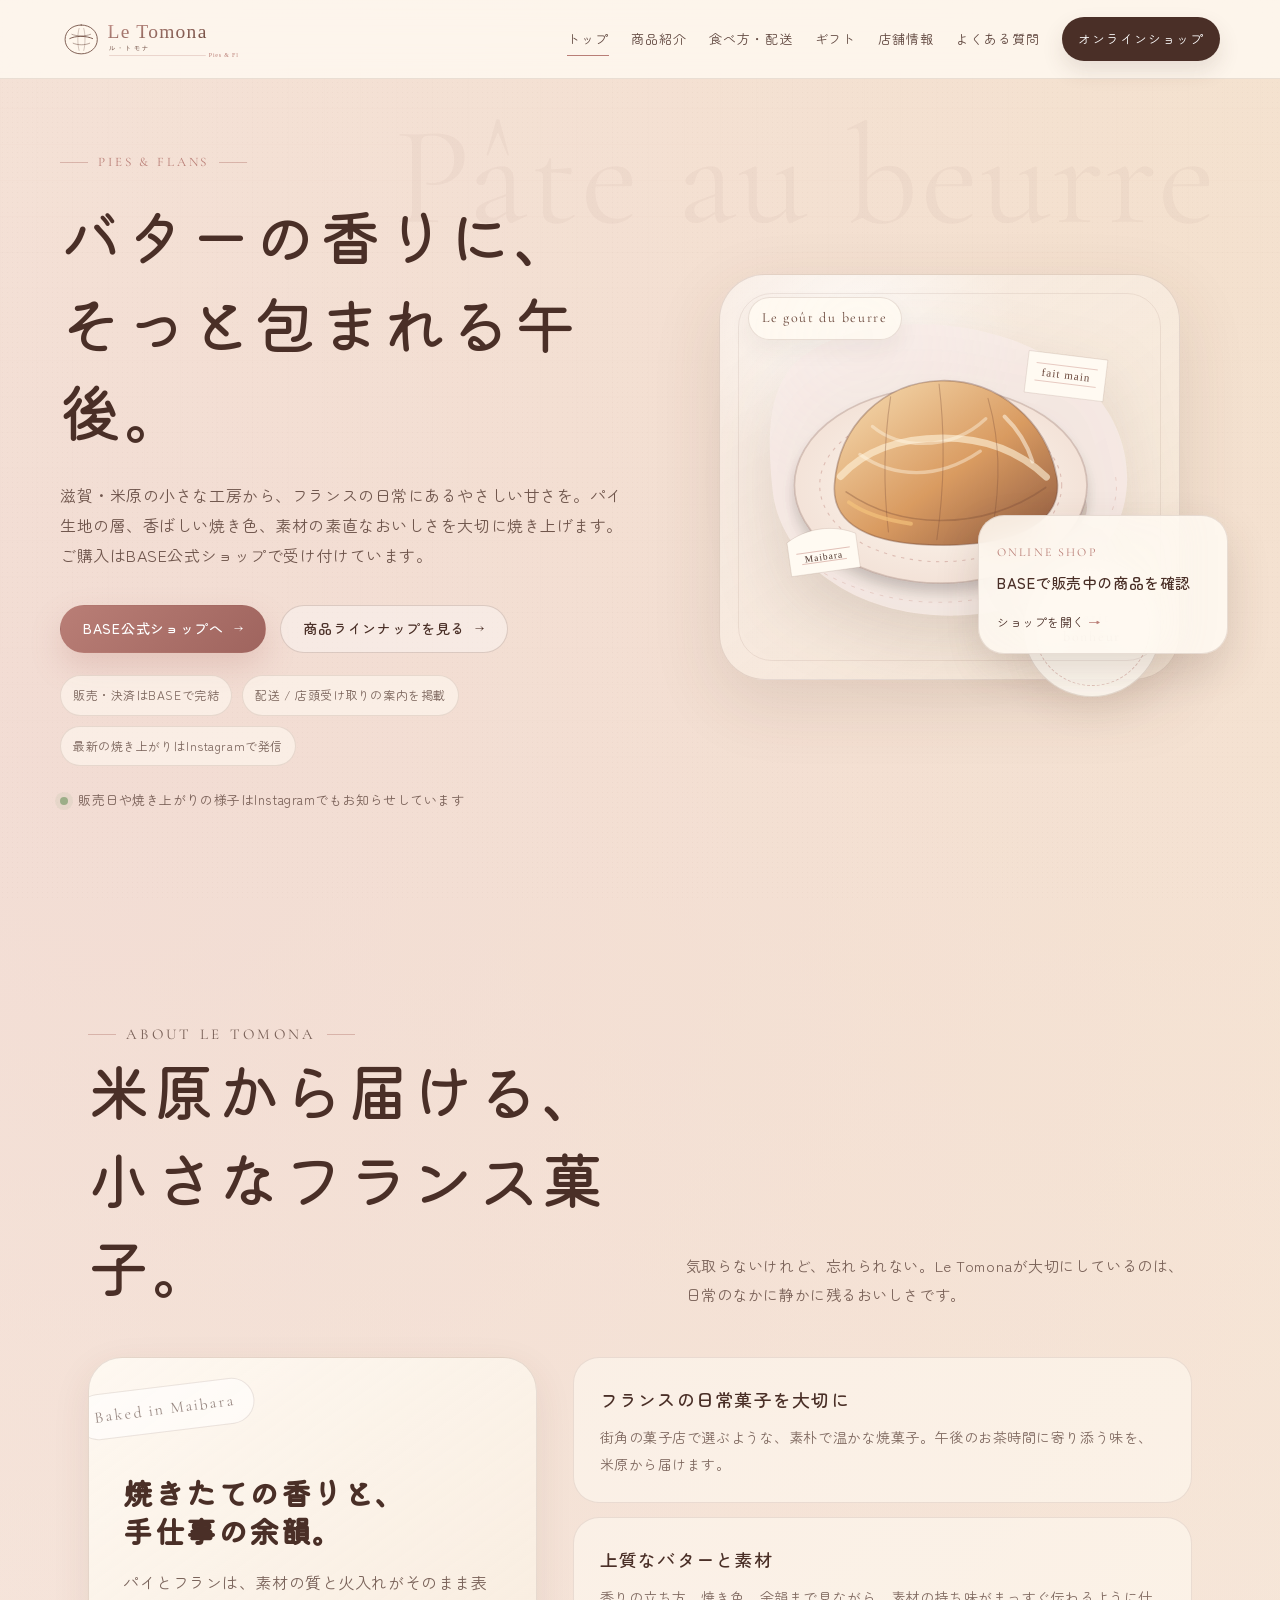
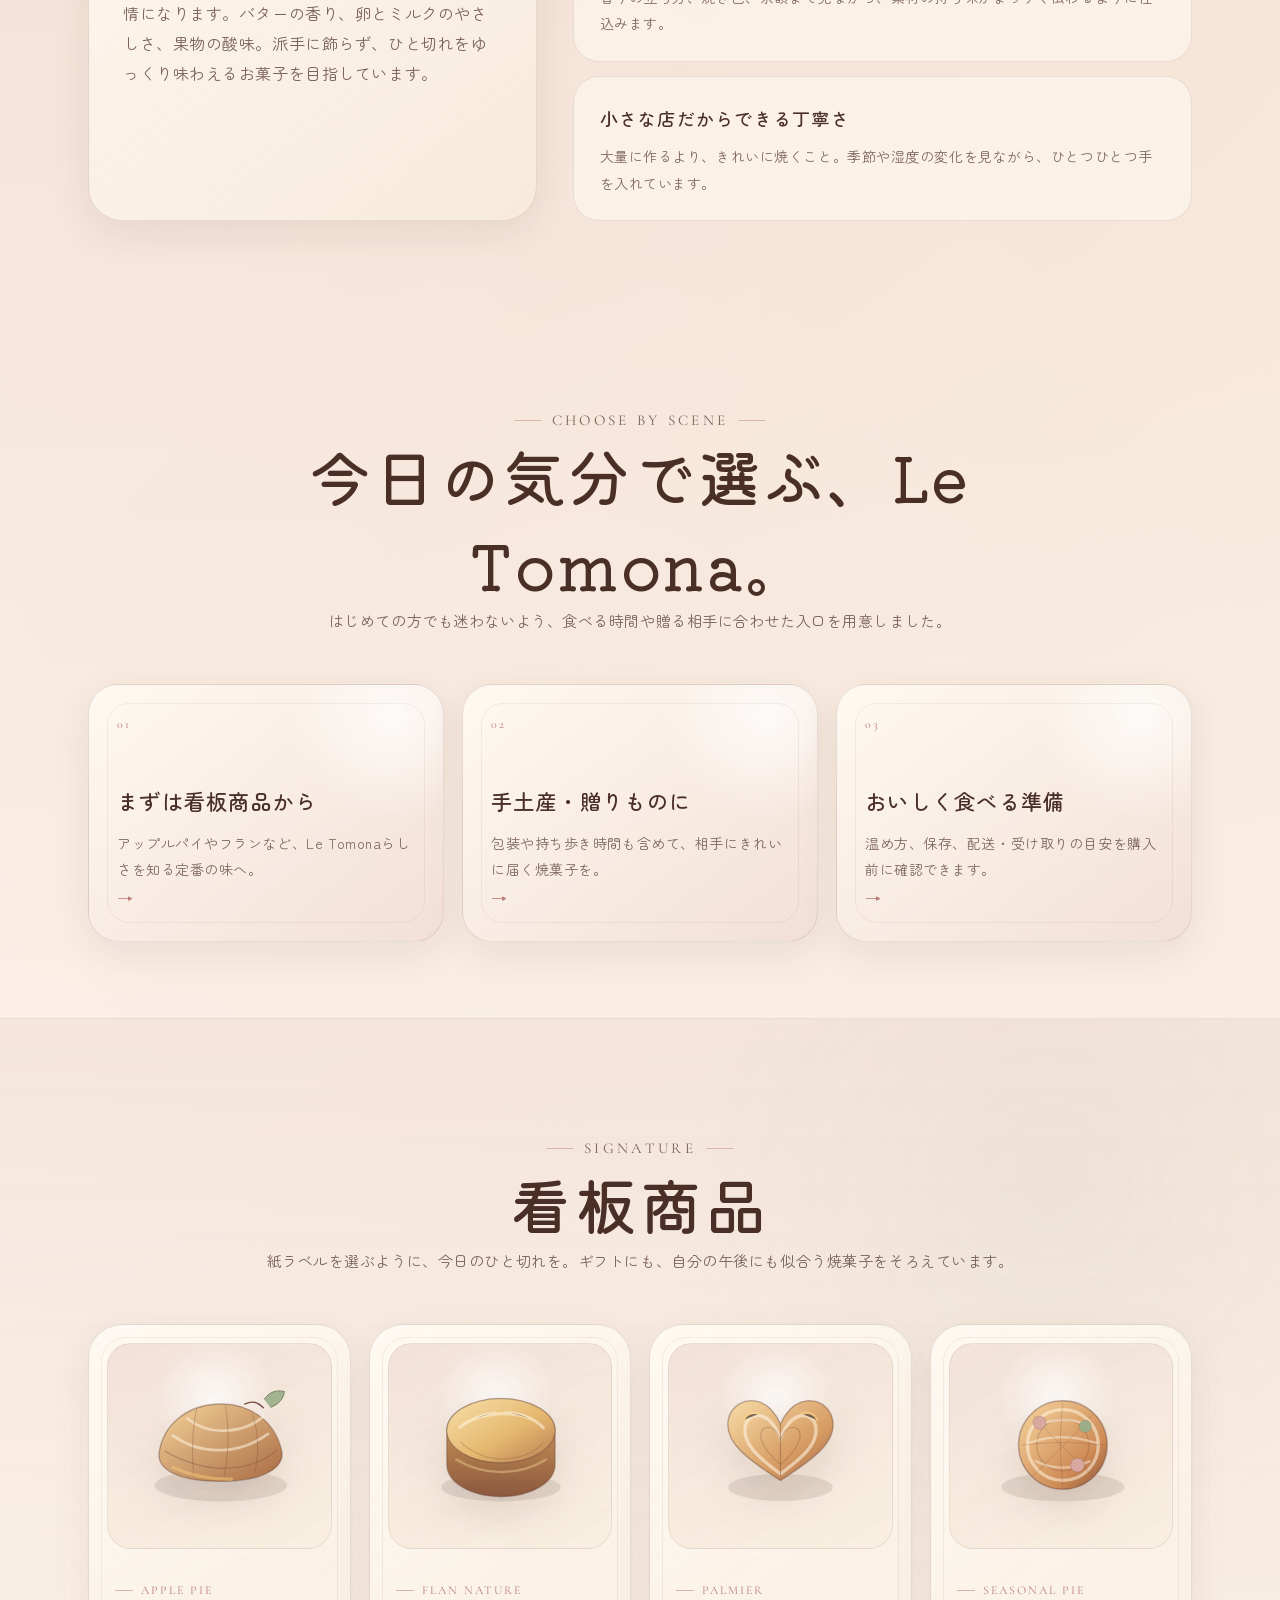
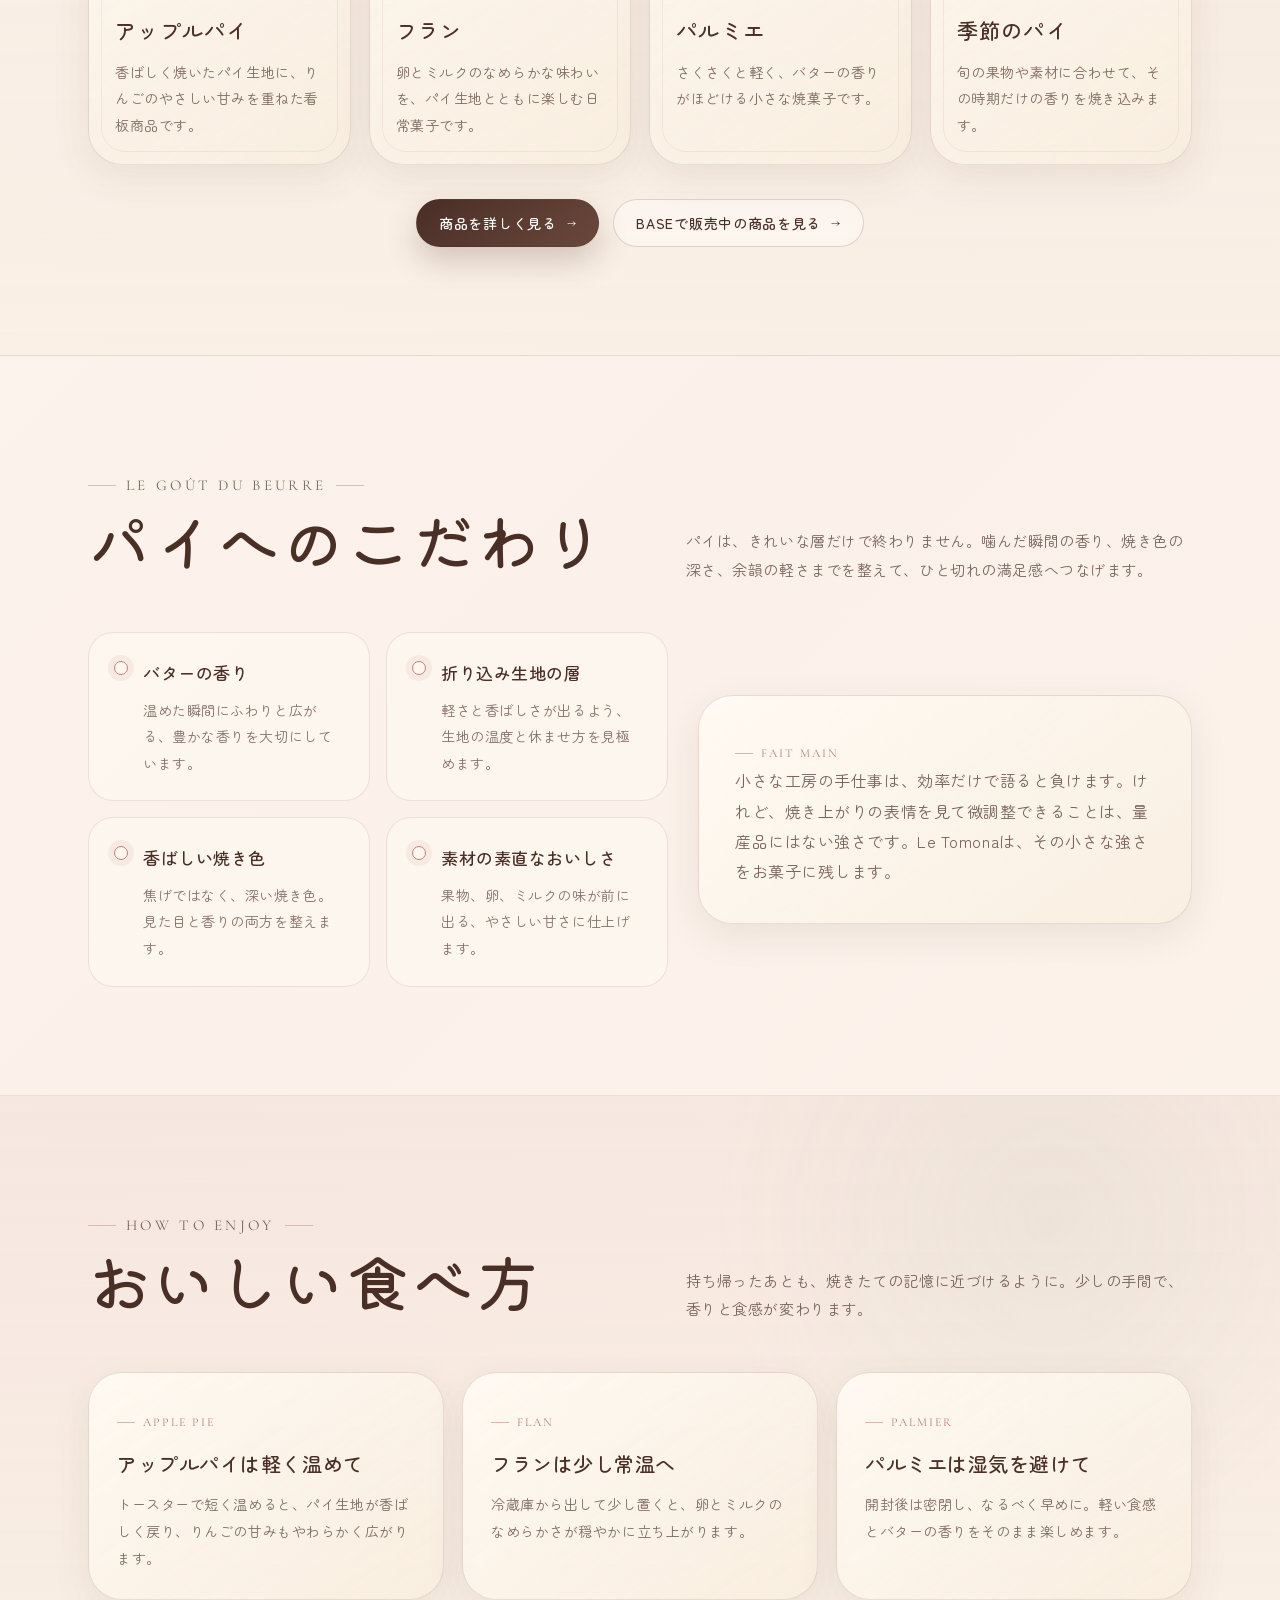
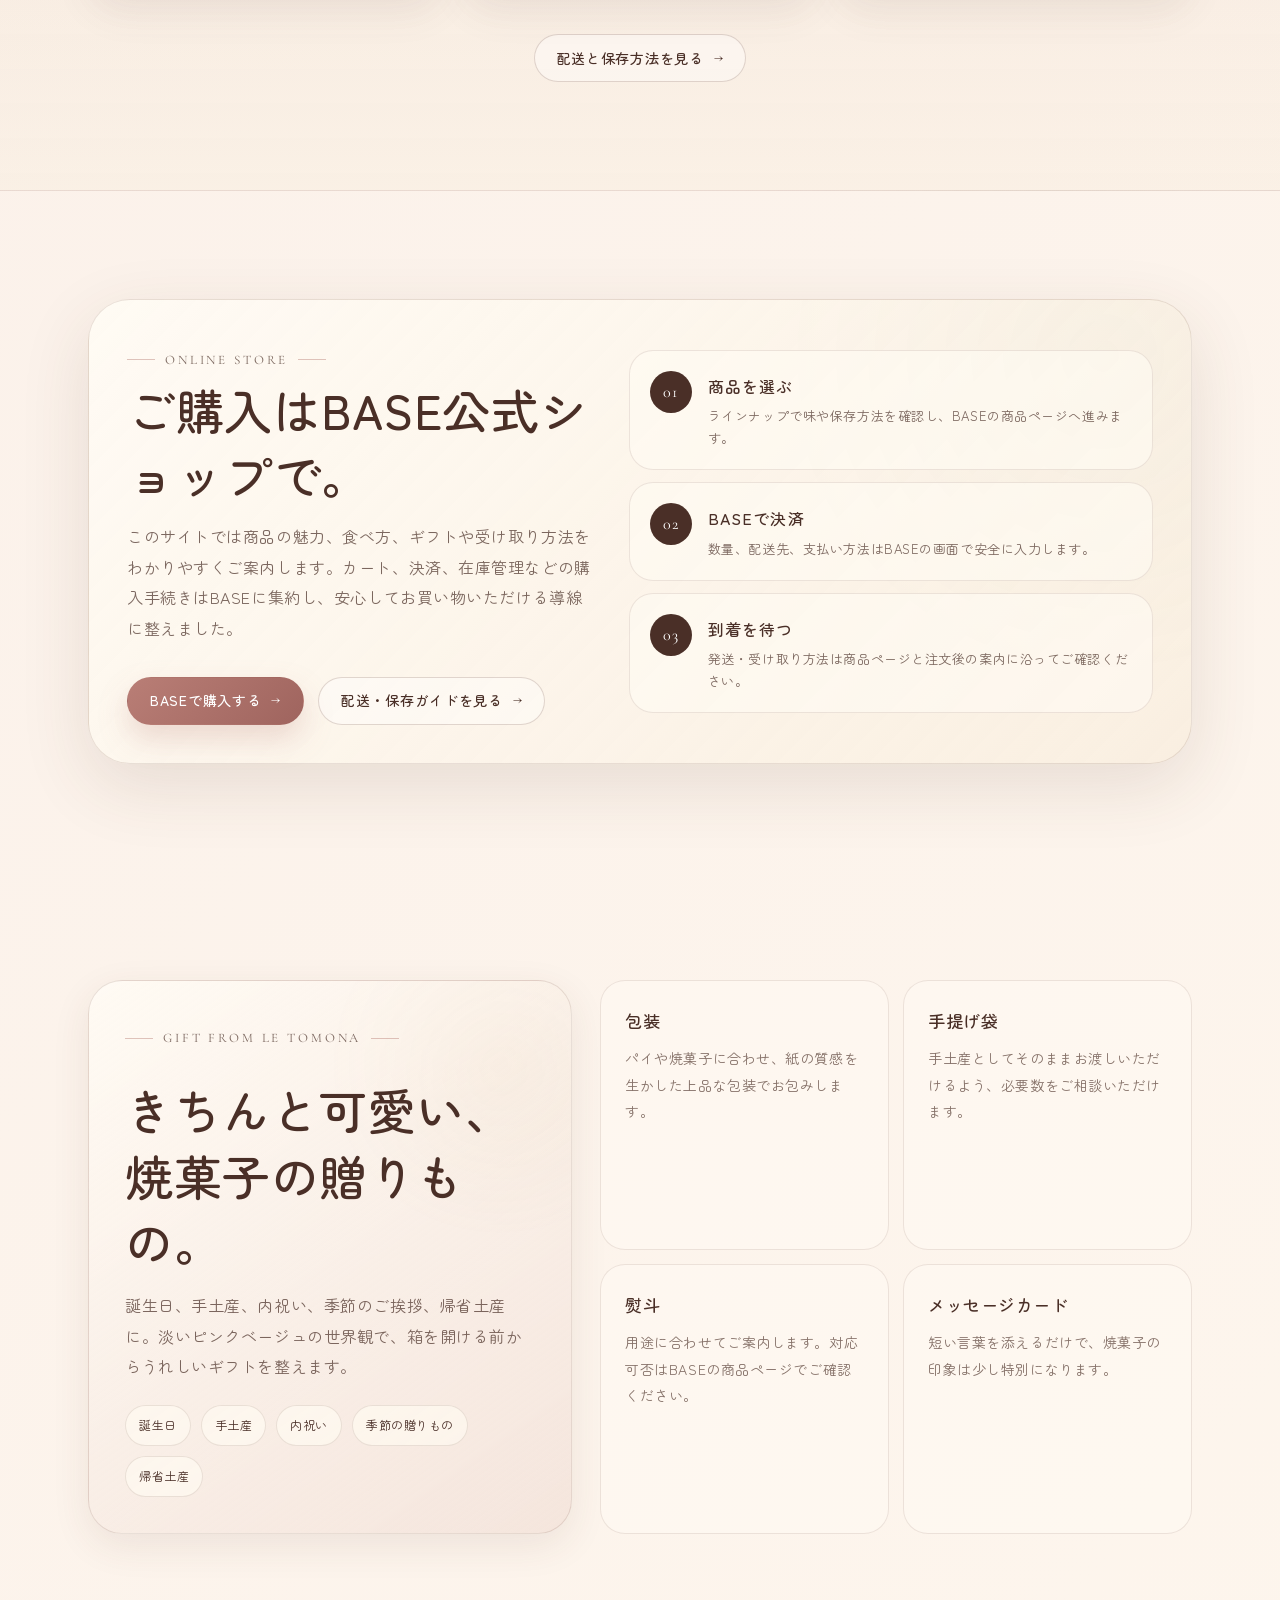
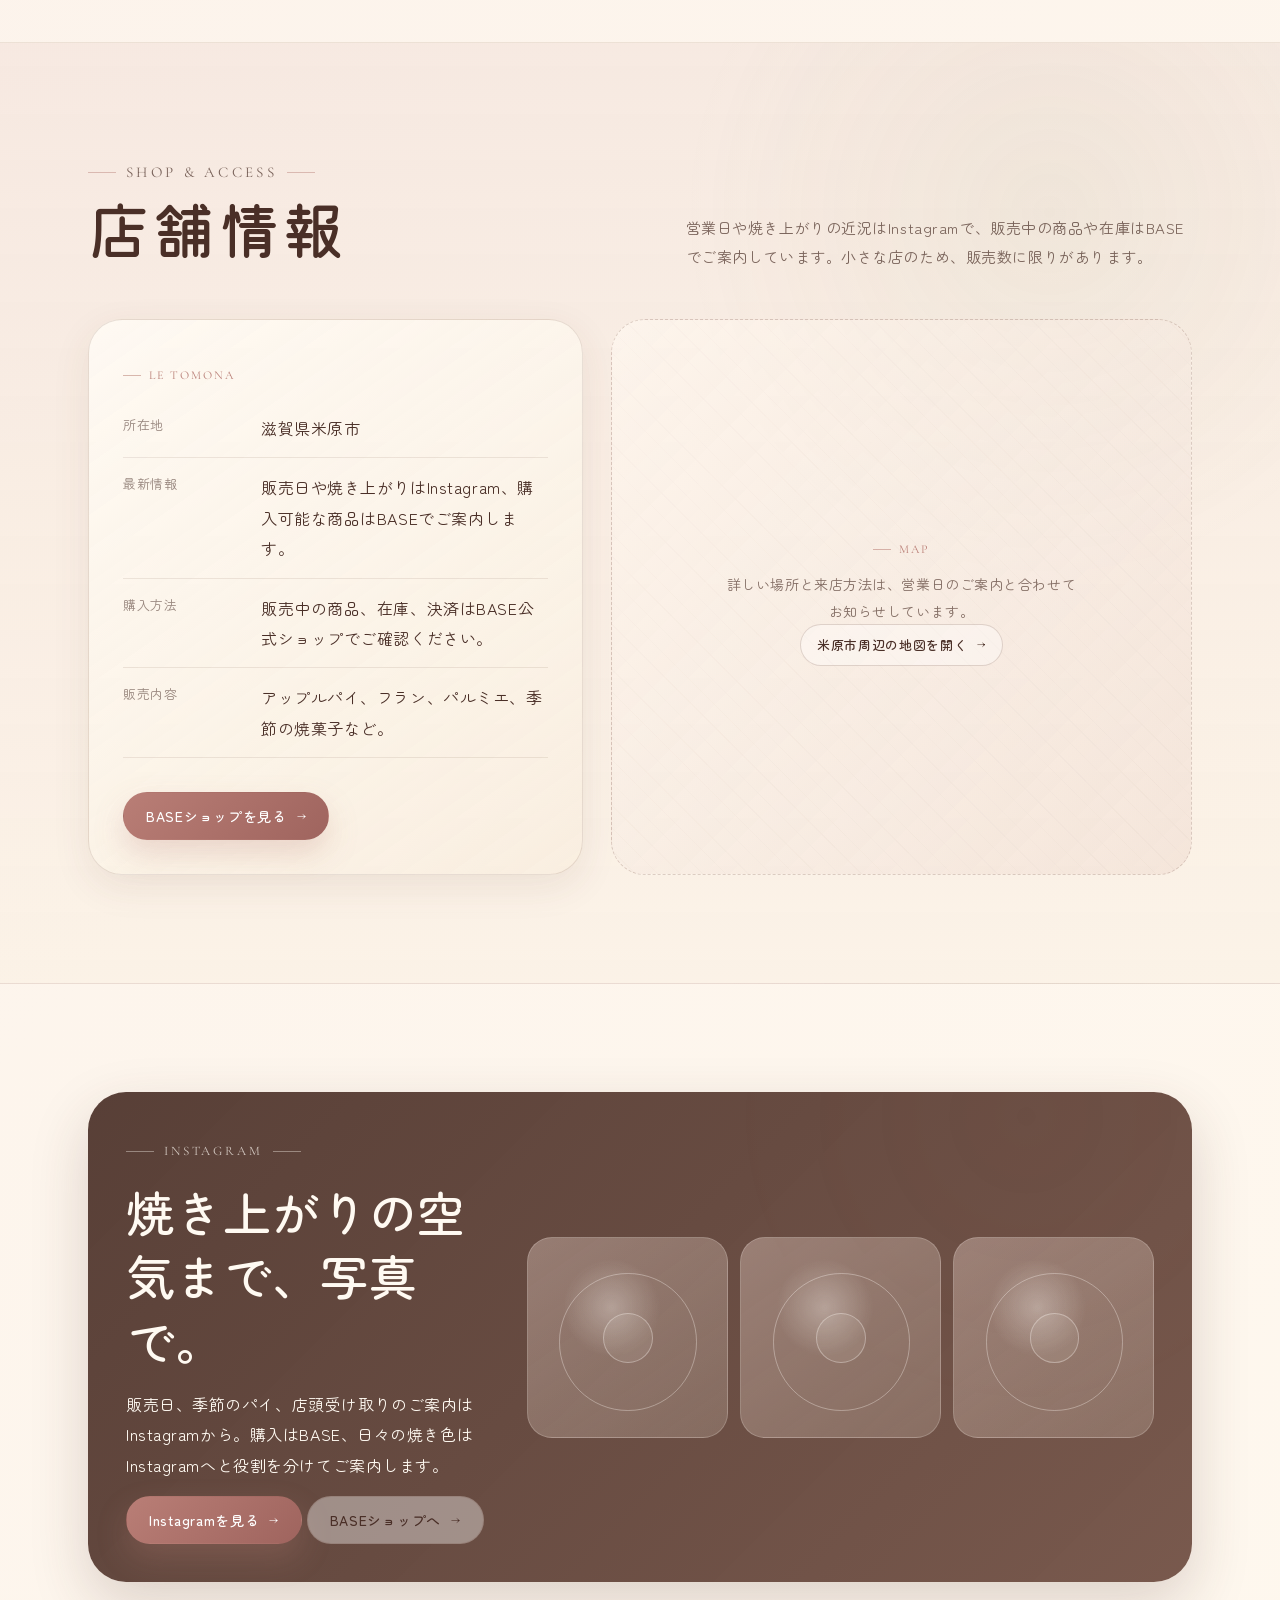
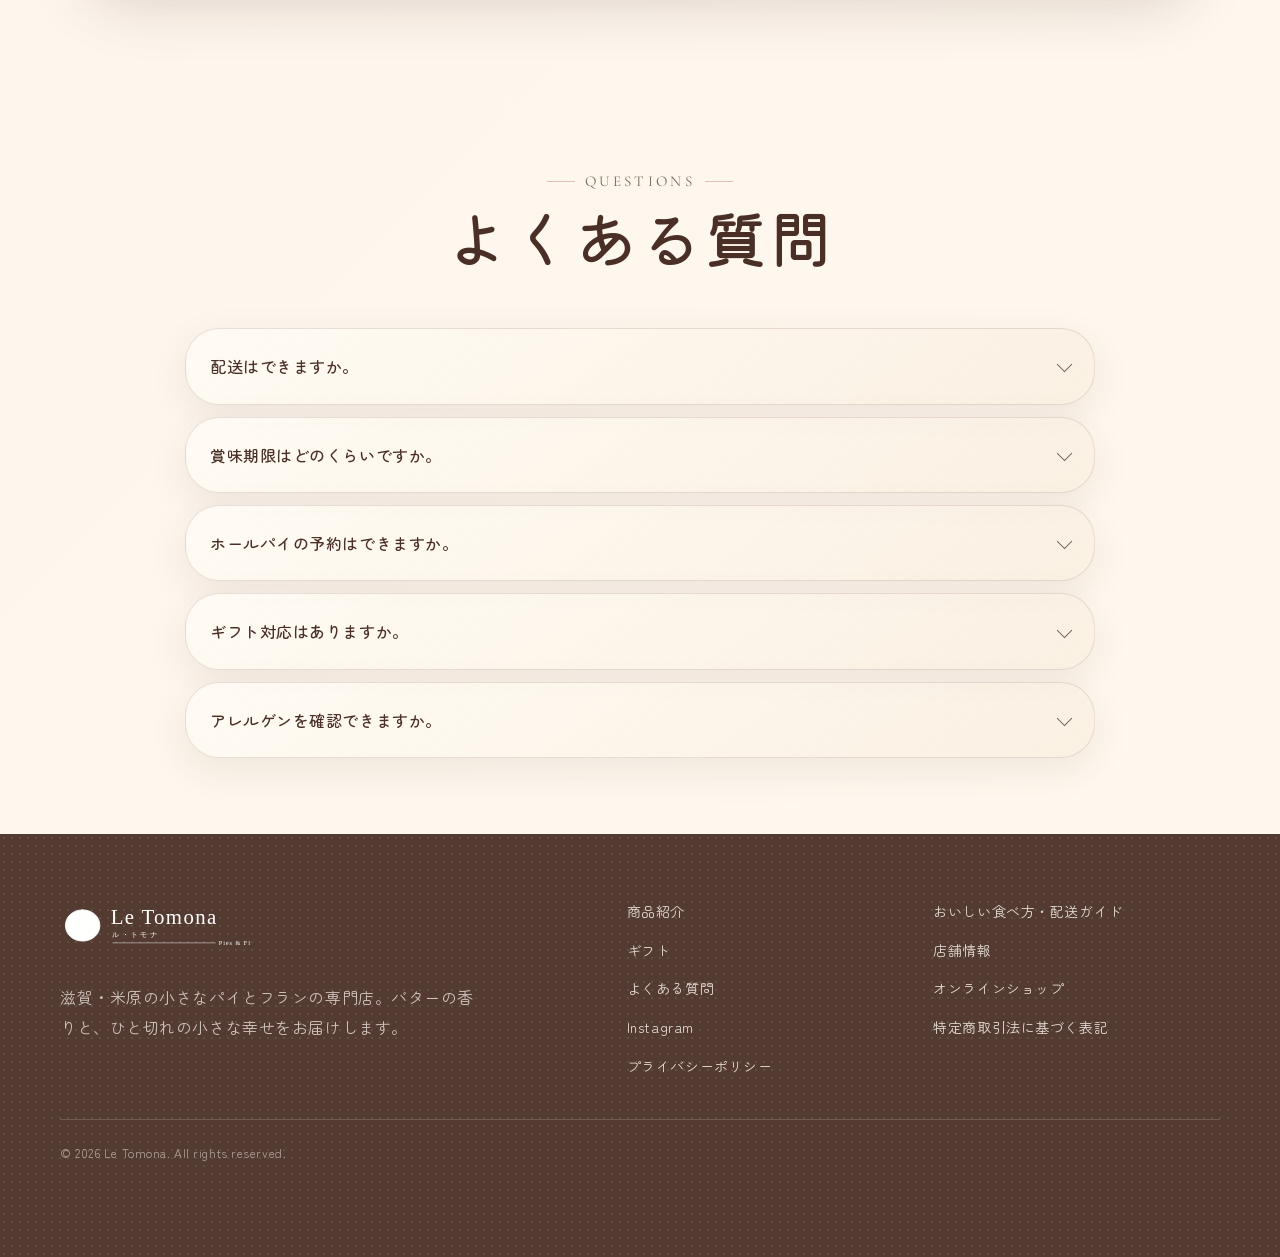
<file: index.html>
<!doctype html>
<html lang="ja">
<head>
  <meta charset="utf-8">
  <meta name="viewport" content="width=device-width, initial-scale=1">
  <title>Le Tomona | 滋賀・米原のパイとフランの専門店</title>
  <meta name="description" content="Le Tomona（ル・トモナ）は、滋賀・米原の小さなパイとフランの専門店です。商品紹介、食べ方、ギフト案内をまとめ、ご購入はBASE公式ショップへご案内します。">
  <meta property="og:title" content="Le Tomona | 滋賀・米原のパイとフランの専門店">
  <meta property="og:description" content="バターの香りに、そっと包まれる午後。滋賀・米原から、やさしい甘さのパイとフランをお届けします。">
  <meta property="og:type" content="website">
  <meta property="og:image" content="assets/hero-pie.svg">
  <link rel="icon" href="assets/favicon.svg" type="image/svg+xml">
  <link rel="preconnect" href="https://fonts.googleapis.com">
  <link rel="preconnect" href="https://fonts.gstatic.com" crossorigin>
  <link href="https://fonts.googleapis.com/css2?family=Cormorant+Garamond:wght@400;500;600&family=Kiwi+Maru:wght@400;500&family=Zen+Maru+Gothic:wght@400;500;700&display=swap" rel="stylesheet">
  <link rel="stylesheet" href="styles.css">
</head>
<body>
  <a class="skip-link" href="#main">本文へ移動する</a>
  <header class="site-header" data-header>
    <div class="header-inner">
      <a class="logo-link" href="index.html" aria-label="Le Tomona トップページへ">
        <img src="assets/logo.svg" width="178" height="50" alt="Le Tomona ル・トモナ">
      </a>
      <button class="nav-toggle" type="button" aria-label="メニューを開閉する" aria-expanded="false" aria-controls="site-nav" data-nav-toggle>
        <span class="nav-toggle-line"></span>
        <span class="nav-toggle-line"></span>
        <span class="nav-toggle-line"></span>
      </button>
      <nav class="site-nav" id="site-nav" aria-label="主要ナビゲーション" data-nav>
        <a href="index.html" aria-current="page">トップ</a>
        <a href="products.html">商品紹介</a>
        <a href="guide.html">食べ方・配送</a>
        <a href="index.html#gift">ギフト</a>
        <a href="index.html#shop">店舗情報</a>
        <a href="index.html#faq">よくある質問</a>
        <a class="nav-cta" href="https://le-tomona.base.shop/" target="_blank" rel="noopener">オンラインショップ</a>
      </nav>
    </div>
  </header>

  <main id="main">
    <section class="hero" aria-labelledby="hero-title">
      <div class="hero-copy reveal">
        <p class="eyebrow">Pies &amp; Flans</p>
        <h1 id="hero-title"><span>バターの香りに、</span><span>そっと包まれる午後。</span></h1>
        <p class="hero-lead">滋賀・米原の小さな工房から、フランスの日常にあるやさしい甘さを。パイ生地の層、香ばしい焼き色、素材の素直なおいしさを大切に焼き上げます。ご購入はBASE公式ショップで受け付けています。</p>
        <div class="hero-actions" aria-label="BASEショップと最新情報への導線">
          <a class="btn btn-primary" href="https://le-tomona.base.shop/" target="_blank" rel="noopener">BASE公式ショップへ</a>
          <a class="btn btn-ghost" href="products.html">商品ラインナップを見る</a>
        </div>
        <ul class="hero-points" aria-label="購入前に確認できること">
          <li>販売・決済はBASEで完結</li>
          <li>配送 / 店頭受け取りの案内を掲載</li>
          <li>最新の焼き上がりはInstagramで発信</li>
        </ul>
        <a class="instagram-note" href="https://www.instagram.com/le_tomona?igsh=bzFsZndmN2lub2E0" target="_blank" rel="noopener">販売日や焼き上がりの様子はInstagramでもお知らせしています</a>
      </div>
      <div class="hero-visual reveal">
        <figure class="hero-card" data-parallax="0.07">
          <img src="assets/hero-pie.svg" width="740" height="640" alt="焼きたてのパイとラベルを描いた、Le Tomonaのメインビジュアル">
          <figcaption class="hero-ribbon">Petit<br>bonheur</figcaption>
        </figure>
        <aside class="hero-shop-card" aria-label="オンライン販売の案内">
          <span>Online shop</span>
          <strong>BASEで販売中の商品を確認</strong>
          <a href="https://le-tomona.base.shop/" target="_blank" rel="noopener">ショップを開く</a>
        </aside>
      </div>
    </section>

    <section class="section" id="about" aria-labelledby="about-title">
      <div class="section-title reveal">
        <div>
          <p class="eyebrow">About Le Tomona</p>
          <h2 id="about-title">米原から届ける、<br>小さなフランス菓子。</h2>
        </div>
        <p>気取らないけれど、忘れられない。Le Tomonaが大切にしているのは、日常のなかに静かに残るおいしさです。</p>
      </div>
      <div class="about-grid">
        <article class="story-card reveal">
          <h3 class="story-card-title">焼きたての香りと、<br>手仕事の余韻。</h3>
          <p>パイとフランは、素材の質と火入れがそのまま表情になります。バターの香り、卵とミルクのやさしさ、果物の酸味。派手に飾らず、ひと切れをゆっくり味わえるお菓子を目指しています。</p>
        </article>
        <div class="story-lines reveal">
          <article class="story-line">
            <h3>フランスの日常菓子を大切に</h3>
            <p>街角の菓子店で選ぶような、素朴で温かな焼菓子。午後のお茶時間に寄り添う味を、米原から届けます。</p>
          </article>
          <article class="story-line">
            <h3>上質なバターと素材</h3>
            <p>香りの立ち方、焼き色、余韻まで見ながら、素材の持ち味がまっすぐ伝わるように仕込みます。</p>
          </article>
          <article class="story-line">
            <h3>小さな店だからできる丁寧さ</h3>
            <p>大量に作るより、きれいに焼くこと。季節や湿度の変化を見ながら、ひとつひとつ手を入れています。</p>
          </article>
        </div>
      </div>
    </section>


    <section class="section section-tight" aria-labelledby="scene-title">
      <div class="section-title center reveal">
        <p class="eyebrow">Choose by scene</p>
        <h2 id="scene-title">今日の気分で選ぶ、Le Tomona。</h2>
        <p>はじめての方でも迷わないよう、食べる時間や贈る相手に合わせた入口を用意しました。</p>
      </div>
      <div class="scene-grid">
        <a class="scene-card reveal" href="products.html">
          <span class="scene-number">01</span>
          <h3>まずは看板商品から</h3>
          <p>アップルパイやフランなど、Le Tomonaらしさを知る定番の味へ。</p>
        </a>
        <a class="scene-card reveal" href="index.html#gift">
          <span class="scene-number">02</span>
          <h3>手土産・贈りものに</h3>
          <p>包装や持ち歩き時間も含めて、相手にきれいに届く焼菓子を。</p>
        </a>
        <a class="scene-card reveal" href="guide.html">
          <span class="scene-number">03</span>
          <h3>おいしく食べる準備</h3>
          <p>温め方、保存、配送・受け取りの目安を購入前に確認できます。</p>
        </a>
      </div>
    </section>

    <section class="section section-muted" aria-labelledby="signature-title">
      <div class="section-inner">
        <div class="section-title center reveal">
          <p class="eyebrow">Signature</p>
          <h2 id="signature-title">看板商品</h2>
          <p>紙ラベルを選ぶように、今日のひと切れを。ギフトにも、自分の午後にも似合う焼菓子をそろえています。</p>
        </div>
        <div class="product-grid">
          <article class="product-card reveal">
            <div class="product-image"><img src="assets/product-apple-pie.svg" width="420" height="320" alt="Le Tomonaのアップルパイのイラスト" loading="lazy"></div>
            <div class="product-body">
              <span class="label">Apple Pie</span>
              <h3>アップルパイ</h3>
              <p>香ばしく焼いたパイ生地に、りんごのやさしい甘みを重ねた看板商品です。</p>
            </div>
          </article>
          <article class="product-card reveal">
            <div class="product-image"><img src="assets/product-flan.svg" width="420" height="320" alt="フラン・ナチュールのイラスト" loading="lazy"></div>
            <div class="product-body">
              <span class="label">Flan Nature</span>
              <h3>フラン</h3>
              <p>卵とミルクのなめらかな味わいを、パイ生地とともに楽しむ日常菓子です。</p>
            </div>
          </article>
          <article class="product-card reveal">
            <div class="product-image"><img src="assets/product-palmier.svg" width="420" height="320" alt="パルミエのイラスト" loading="lazy"></div>
            <div class="product-body">
              <span class="label">Palmier</span>
              <h3>パルミエ</h3>
              <p>さくさくと軽く、バターの香りがほどける小さな焼菓子です。</p>
            </div>
          </article>
          <article class="product-card reveal">
            <div class="product-image"><img src="assets/product-seasonal.svg" width="420" height="320" alt="季節のパイのイラスト" loading="lazy"></div>
            <div class="product-body">
              <span class="label">Seasonal Pie</span>
              <h3>季節のパイ</h3>
              <p>旬の果物や素材に合わせて、その時期だけの香りを焼き込みます。</p>
            </div>
          </article>
        </div>
        <div class="action-row" style="justify-content:center">
          <a class="btn btn-choco" href="products.html">商品を詳しく見る</a>
          <a class="btn btn-ghost" href="https://le-tomona.base.shop/" target="_blank" rel="noopener">BASEで販売中の商品を見る</a>
        </div>
      </div>
    </section>

    <section class="section" aria-labelledby="craft-title">
      <div class="section-title reveal">
        <div>
          <p class="eyebrow">Le goût du beurre</p>
          <h2 id="craft-title">パイへのこだわり</h2>
        </div>
        <p>パイは、きれいな層だけで終わりません。噛んだ瞬間の香り、焼き色の深さ、余韻の軽さまでを整えて、ひと切れの満足感へつなげます。</p>
      </div>
      <div class="craft-grid">
        <div class="craft-list reveal">
          <article class="craft-item"><h3>バターの香り</h3><p>温めた瞬間にふわりと広がる、豊かな香りを大切にしています。</p></article>
          <article class="craft-item"><h3>折り込み生地の層</h3><p>軽さと香ばしさが出るよう、生地の温度と休ませ方を見極めます。</p></article>
          <article class="craft-item"><h3>香ばしい焼き色</h3><p>焦げではなく、深い焼き色。見た目と香りの両方を整えます。</p></article>
          <article class="craft-item"><h3>素材の素直なおいしさ</h3><p>果物、卵、ミルクの味が前に出る、やさしい甘さに仕上げます。</p></article>
        </div>
        <aside class="paper-card craft-note reveal">
          <span class="label">Fait main</span>
          <p>小さな工房の手仕事は、効率だけで語ると負けます。けれど、焼き上がりの表情を見て微調整できることは、量産品にはない強さです。Le Tomonaは、その小さな強さをお菓子に残します。</p>
        </aside>
      </div>
    </section>

    <section class="section section-muted" aria-labelledby="guide-title">
      <div class="section-inner">
        <div class="section-title reveal">
          <div>
            <p class="eyebrow">How to enjoy</p>
            <h2 id="guide-title">おいしい食べ方</h2>
          </div>
          <p>持ち帰ったあとも、焼きたての記憶に近づけるように。少しの手間で、香りと食感が変わります。</p>
        </div>
        <div class="guide-grid">
          <article class="guide-card reveal">
            <span class="label">Apple Pie</span>
            <h3>アップルパイは軽く温めて</h3>
            <p>トースターで短く温めると、パイ生地が香ばしく戻り、りんごの甘みもやわらかく広がります。</p>
          </article>
          <article class="guide-card reveal">
            <span class="label">Flan</span>
            <h3>フランは少し常温へ</h3>
            <p>冷蔵庫から出して少し置くと、卵とミルクのなめらかさが穏やかに立ち上がります。</p>
          </article>
          <article class="guide-card reveal">
            <span class="label">Palmier</span>
            <h3>パルミエは湿気を避けて</h3>
            <p>開封後は密閉し、なるべく早めに。軽い食感とバターの香りをそのまま楽しめます。</p>
          </article>
        </div>
        <div class="action-row" style="justify-content:center">
          <a class="btn btn-ghost" href="guide.html">配送と保存方法を見る</a>
        </div>
      </div>
    </section>


    <section class="section" id="base" aria-labelledby="base-title">
      <div class="base-panel reveal">
        <div>
          <p class="eyebrow">Online store</p>
          <h2 id="base-title">ご購入はBASE公式ショップで。</h2>
          <p>このサイトでは商品の魅力、食べ方、ギフトや受け取り方法をわかりやすくご案内します。カート、決済、在庫管理などの購入手続きはBASEに集約し、安心してお買い物いただける導線に整えました。</p>
          <div class="action-row">
            <a class="btn btn-primary" href="https://le-tomona.base.shop/" target="_blank" rel="noopener">BASEで購入する</a>
            <a class="btn btn-ghost" href="guide.html">配送・保存ガイドを見る</a>
          </div>
        </div>
        <ol class="purchase-flow" aria-label="ご購入の流れ">
          <li><span>01</span><strong>商品を選ぶ</strong><p>ラインナップで味や保存方法を確認し、BASEの商品ページへ進みます。</p></li>
          <li><span>02</span><strong>BASEで決済</strong><p>数量、配送先、支払い方法はBASEの画面で安全に入力します。</p></li>
          <li><span>03</span><strong>到着を待つ</strong><p>発送・受け取り方法は商品ページと注文後の案内に沿ってご確認ください。</p></li>
        </ol>
      </div>
    </section>

    <section class="section" id="gift" aria-labelledby="gift-title">
      <div class="gift-layout">
        <div class="gift-panel reveal">
          <p class="eyebrow">Gift from Le Tomona</p>
          <h2 id="gift-title">きちんと可愛い、<br>焼菓子の贈りもの。</h2>
          <p>誕生日、手土産、内祝い、季節のご挨拶、帰省土産に。淡いピンクベージュの世界観で、箱を開ける前からうれしいギフトを整えます。</p>
          <ul class="gift-tags" aria-label="ギフト利用シーン">
            <li>誕生日</li><li>手土産</li><li>内祝い</li><li>季節の贈りもの</li><li>帰省土産</li>
          </ul>
        </div>
        <div class="gift-options reveal">
          <article class="gift-option"><h3>包装</h3><p>パイや焼菓子に合わせ、紙の質感を生かした上品な包装でお包みします。</p></article>
          <article class="gift-option"><h3>手提げ袋</h3><p>手土産としてそのままお渡しいただけるよう、必要数をご相談いただけます。</p></article>
          <article class="gift-option"><h3>熨斗</h3><p>用途に合わせてご案内します。対応可否はBASEの商品ページでご確認ください。</p></article>
          <article class="gift-option"><h3>メッセージカード</h3><p>短い言葉を添えるだけで、焼菓子の印象は少し特別になります。</p></article>
        </div>
      </div>
    </section>

    <section class="section section-muted" id="shop" aria-labelledby="shop-title">
      <div class="section-inner">
        <div class="section-title reveal">
          <div>
            <p class="eyebrow">Shop &amp; Access</p>
            <h2 id="shop-title">店舗情報</h2>
          </div>
          <p>営業日や焼き上がりの近況はInstagramで、販売中の商品や在庫はBASEでご案内しています。小さな店のため、販売数に限りがあります。</p>
        </div>
        <div class="access-grid">
          <article class="access-card reveal">
            <span class="label">Le Tomona</span>
            <dl class="shop-data">
              <div><dt>所在地</dt><dd>滋賀県米原市</dd></div>
              <div><dt>最新情報</dt><dd>販売日や焼き上がりはInstagram、購入可能な商品はBASEでご案内します。</dd></div>
              <div><dt>購入方法</dt><dd>販売中の商品、在庫、決済はBASE公式ショップでご確認ください。</dd></div>
              <div><dt>販売内容</dt><dd>アップルパイ、フラン、パルミエ、季節の焼菓子など。</dd></div>
            </dl>
            <div class="action-row">
              <a class="btn btn-primary" href="https://le-tomona.base.shop/" target="_blank" rel="noopener">BASEショップを見る</a>
            </div>
          </article>
          <aside class="map-frame reveal" aria-label="Googleマップへの導線">
            <div>
              <span class="label">Map</span>
              <p>詳しい場所と来店方法は、営業日のご案内と合わせてお知らせしています。</p>
              <a class="btn btn-ghost btn-small" href="https://www.google.com/maps/search/?api=1&query=%E6%BB%8B%E8%B3%80%E7%9C%8C%E7%B1%B3%E5%8E%9F%E5%B8%82" target="_blank" rel="noopener">米原市周辺の地図を開く</a>
            </div>
          </aside>
        </div>
      </div>
    </section>

    <section class="section" aria-labelledby="instagram-title">
      <div class="instagram-strip reveal">
        <div>
          <p class="eyebrow">Instagram</p>
          <h2 id="instagram-title">焼き上がりの空気まで、写真で。</h2>
          <p>販売日、季節のパイ、店頭受け取りのご案内はInstagramから。購入はBASE、日々の焼き色はInstagramへと役割を分けてご案内します。</p>
          <a class="btn btn-primary" href="https://www.instagram.com/le_tomona?igsh=bzFsZndmN2lub2E0" target="_blank" rel="noopener">Instagramを見る</a>
          <a class="btn btn-ghost" href="https://le-tomona.base.shop/" target="_blank" rel="noopener">BASEショップへ</a>
        </div>
        <div class="insta-cards" aria-hidden="true"><span class="insta-card"></span><span class="insta-card"></span><span class="insta-card"></span></div>
      </div>
    </section>

    <section class="section section-tight" id="faq" aria-labelledby="faq-title">
      <div class="section-title center reveal">
        <p class="eyebrow">Questions</p>
        <h2 id="faq-title">よくある質問</h2>
      </div>
      <div class="faq-list reveal">
        <details class="faq-item"><summary>配送はできますか。</summary><p>商品によって配送可否が異なります。パイ、フラン、焼菓子それぞれの受付内容はBASEの商品ページとInstagramでお知らせします。</p></details>
        <details class="faq-item"><summary>賞味期限はどのくらいですか。</summary><p>商品ごとに異なります。お渡し時または発送時に、保存方法とあわせてご案内します。風味のよいうちに早めにお召し上がりください。</p></details>
        <details class="faq-item"><summary>ホールパイの予約はできますか。</summary><p>受付可能な日程と数量はBASEの商品ページまたはInstagramでご案内します。ギフトやお祝い用の場合は、商品ページの案内をご確認ください。</p></details>
        <details class="faq-item"><summary>ギフト対応はありますか。</summary><p>包装、手提げ袋、熨斗、メッセージカードについてご相談いただけます。商品や時期により対応内容が変わる場合があります。</p></details>
        <details class="faq-item"><summary>アレルゲンを確認できますか。</summary><p>小麦、乳成分、卵を含む商品を扱います。ナッツや果物を使用する季節商品もありますので、詳しくはご購入前にお問い合わせください。</p></details>
      </div>
    </section>
  </main>

  <footer class="site-footer">
    <div class="footer-inner">
      <div>
        <img class="footer-logo" src="assets/logo.svg" width="190" height="54" alt="Le Tomona ル・トモナ">
        <p class="footer-copy">滋賀・米原の小さなパイとフランの専門店。バターの香りと、ひと切れの小さな幸せをお届けします。</p>
      </div>
      <nav class="footer-nav" aria-label="フッターナビゲーション">
        <a href="products.html">商品紹介</a>
        <a href="guide.html">おいしい食べ方・配送ガイド</a>
        <a href="index.html#gift">ギフト</a>
        <a href="index.html#shop">店舗情報</a>
        <a href="index.html#faq">よくある質問</a>
        <a href="https://le-tomona.base.shop/" target="_blank" rel="noopener">オンラインショップ</a><a href="https://www.instagram.com/le_tomona?igsh=bzFsZndmN2lub2E0" target="_blank" rel="noopener">Instagram</a>
        <a href="legal.html">特定商取引法に基づく表記</a>
        <a href="privacy.html">プライバシーポリシー</a>
      </nav>
    </div>
    <div class="footer-bottom">© <span data-year></span> Le Tomona. All rights reserved.</div>
  </footer>

  <div class="mobile-cta" aria-label="固定CTA">
    <a href="https://le-tomona.base.shop/" target="_blank" rel="noopener">BASEで購入</a>
    <a href="products.html">商品を見る</a>
    <a href="https://www.instagram.com/le_tomona?igsh=bzFsZndmN2lub2E0" target="_blank" rel="noopener">Instagram</a>
  </div>
  <script src="script.js" defer></script>
</body>
</html>
</file>
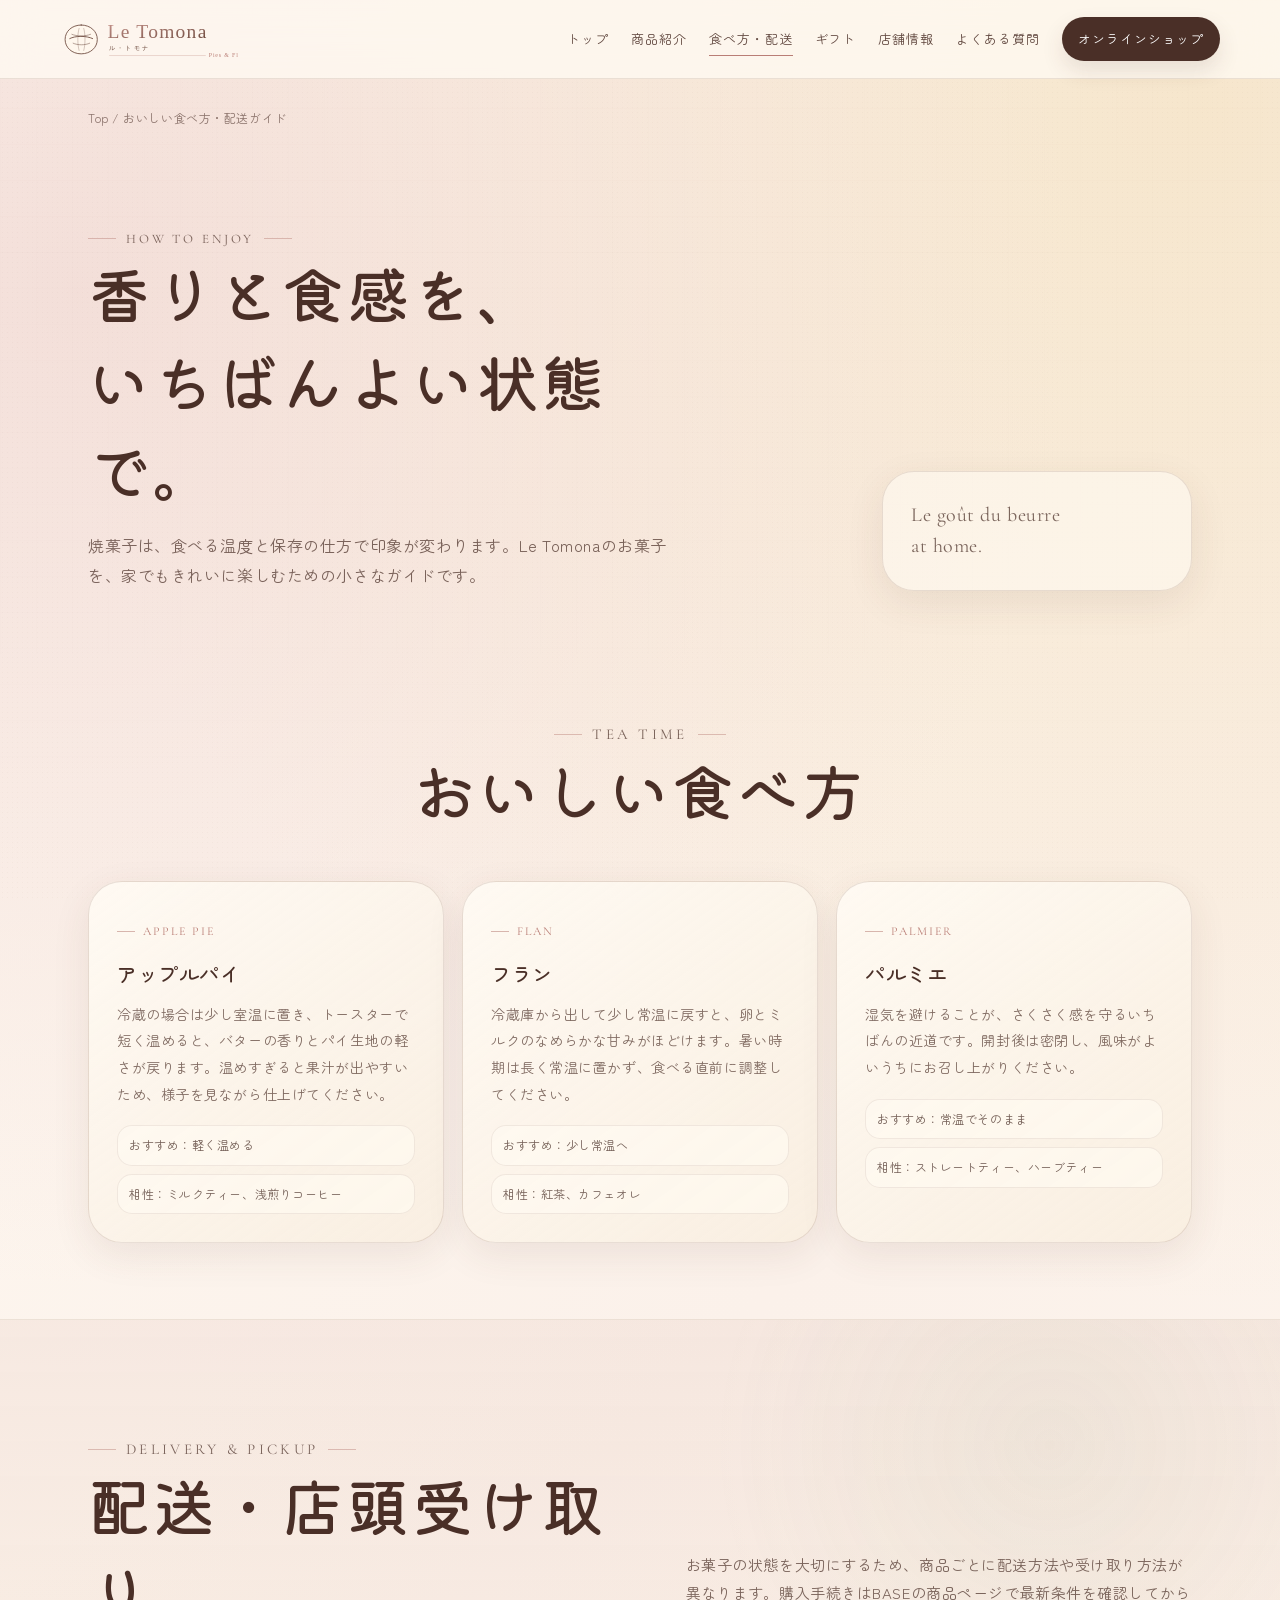
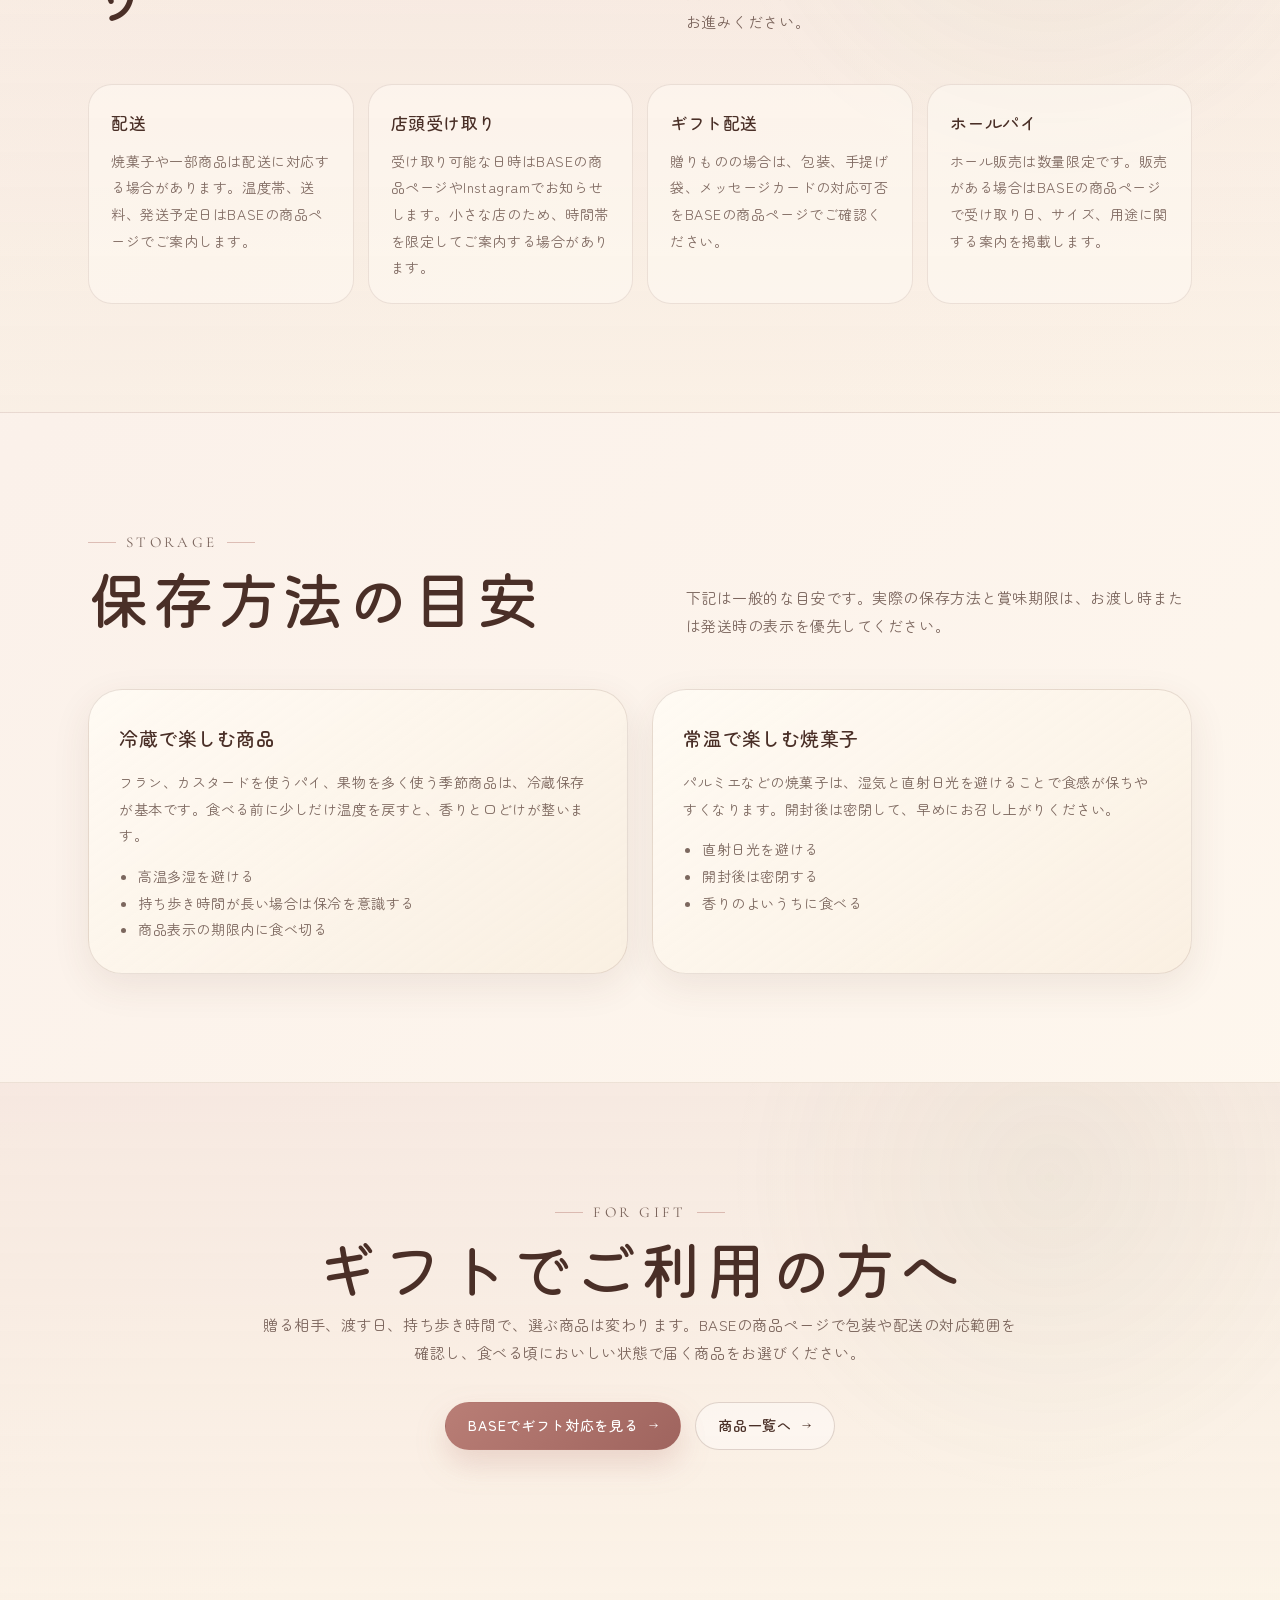
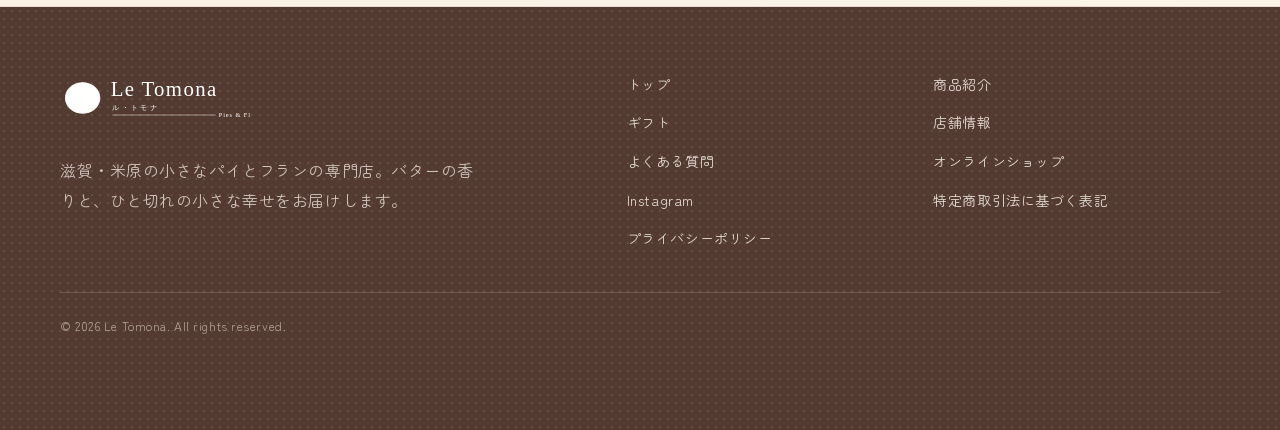
<file: guide.html>
<!doctype html>
<html lang="ja">
<head>
  <meta charset="utf-8">
  <meta name="viewport" content="width=device-width, initial-scale=1">
  <title>おいしい食べ方・配送ガイド | Le Tomona</title>
  <meta name="description" content="Le Tomonaのおいしい食べ方、保存方法、配送と店頭受け取りのガイド。アップルパイ、フラン、パルミエをよりおいしく楽しむためのご案内です。">
  <link rel="icon" href="assets/favicon.svg" type="image/svg+xml">
  <link rel="preconnect" href="https://fonts.googleapis.com">
  <link rel="preconnect" href="https://fonts.gstatic.com" crossorigin>
  <link href="https://fonts.googleapis.com/css2?family=Cormorant+Garamond:wght@400;500;600&family=Kiwi+Maru:wght@400;500&family=Zen+Maru+Gothic:wght@400;500;700&display=swap" rel="stylesheet">
  <link rel="stylesheet" href="styles.css">
</head>
<body>
  <a class="skip-link" href="#main">本文へ移動する</a>
  <header class="site-header" data-header>
    <div class="header-inner">
      <a class="logo-link" href="index.html" aria-label="Le Tomona トップページへ"><img src="assets/logo.svg" width="178" height="50" alt="Le Tomona ル・トモナ"></a>
      <button class="nav-toggle" type="button" aria-label="メニューを開閉する" aria-expanded="false" aria-controls="site-nav" data-nav-toggle><span class="nav-toggle-line"></span><span class="nav-toggle-line"></span><span class="nav-toggle-line"></span></button>
      <nav class="site-nav" id="site-nav" aria-label="主要ナビゲーション" data-nav>
        <a href="index.html">トップ</a>
        <a href="products.html">商品紹介</a>
        <a href="guide.html" aria-current="page">食べ方・配送</a>
        <a href="index.html#gift">ギフト</a>
        <a href="index.html#shop">店舗情報</a>
        <a href="index.html#faq">よくある質問</a>
        <a class="nav-cta" href="https://le-tomona.base.shop/" target="_blank" rel="noopener">オンラインショップ</a>
      </nav>
    </div>
  </header>

  <main id="main">
    <div class="breadcrumb"><a href="index.html">Top</a> / おいしい食べ方・配送ガイド</div>
    <section class="page-hero" aria-labelledby="guide-page-title">
      <div class="reveal">
        <p class="eyebrow">How to enjoy</p>
        <h1 id="guide-page-title">香りと食感を、<br>いちばんよい状態で。</h1>
        <p>焼菓子は、食べる温度と保存の仕方で印象が変わります。Le Tomonaのお菓子を、家でもきれいに楽しむための小さなガイドです。</p>
      </div>
      <aside class="page-badge reveal"><p>Le goût du beurre<br>at home.</p></aside>
    </section>

    <section class="section section-tight" aria-labelledby="enjoy-title">
      <div class="section-title center reveal">
        <p class="eyebrow">Tea time</p>
        <h2 id="enjoy-title">おいしい食べ方</h2>
      </div>
      <div class="guide-grid">
        <article class="guide-card reveal">
          <span class="label">Apple Pie</span>
          <h3>アップルパイ</h3>
          <p>冷蔵の場合は少し室温に置き、トースターで短く温めると、バターの香りとパイ生地の軽さが戻ります。温めすぎると果汁が出やすいため、様子を見ながら仕上げてください。</p>
          <ul class="guide-mini"><li>おすすめ：軽く温める</li><li>相性：ミルクティー、浅煎りコーヒー</li></ul>
        </article>
        <article class="guide-card reveal">
          <span class="label">Flan</span>
          <h3>フラン</h3>
          <p>冷蔵庫から出して少し常温に戻すと、卵とミルクのなめらかな甘みがほどけます。暑い時期は長く常温に置かず、食べる直前に調整してください。</p>
          <ul class="guide-mini"><li>おすすめ：少し常温へ</li><li>相性：紅茶、カフェオレ</li></ul>
        </article>
        <article class="guide-card reveal">
          <span class="label">Palmier</span>
          <h3>パルミエ</h3>
          <p>湿気を避けることが、さくさく感を守るいちばんの近道です。開封後は密閉し、風味がよいうちにお召し上がりください。</p>
          <ul class="guide-mini"><li>おすすめ：常温でそのまま</li><li>相性：ストレートティー、ハーブティー</li></ul>
        </article>
      </div>
    </section>

    <section class="section section-muted" aria-labelledby="delivery-title">
      <div class="section-inner">
        <div class="section-title reveal">
          <div>
            <p class="eyebrow">Delivery &amp; Pickup</p>
            <h2 id="delivery-title">配送・店頭受け取り</h2>
          </div>
          <p>お菓子の状態を大切にするため、商品ごとに配送方法や受け取り方法が異なります。購入手続きはBASEの商品ページで最新条件を確認してからお進みください。</p>
        </div>
        <div class="detail-list reveal">
          <article class="detail-box"><h3>配送</h3><p>焼菓子や一部商品は配送に対応する場合があります。温度帯、送料、発送予定日はBASEの商品ページでご案内します。</p></article>
          <article class="detail-box"><h3>店頭受け取り</h3><p>受け取り可能な日時はBASEの商品ページやInstagramでお知らせします。小さな店のため、時間帯を限定してご案内する場合があります。</p></article>
          <article class="detail-box"><h3>ギフト配送</h3><p>贈りものの場合は、包装、手提げ袋、メッセージカードの対応可否をBASEの商品ページでご確認ください。</p></article>
          <article class="detail-box"><h3>ホールパイ</h3><p>ホール販売は数量限定です。販売がある場合はBASEの商品ページで受け取り日、サイズ、用途に関する案内を掲載します。</p></article>
        </div>
      </div>
    </section>

    <section class="section" aria-labelledby="storage-title">
      <div class="section-title reveal">
        <div>
          <p class="eyebrow">Storage</p>
          <h2 id="storage-title">保存方法の目安</h2>
        </div>
        <p>下記は一般的な目安です。実際の保存方法と賞味期限は、お渡し時または発送時の表示を優先してください。</p>
      </div>
      <div class="two-column">
        <article class="note-card reveal">
          <h3>冷蔵で楽しむ商品</h3>
          <p>フラン、カスタードを使うパイ、果物を多く使う季節商品は、冷蔵保存が基本です。食べる前に少しだけ温度を戻すと、香りと口どけが整います。</p>
          <ul><li>高温多湿を避ける</li><li>持ち歩き時間が長い場合は保冷を意識する</li><li>商品表示の期限内に食べ切る</li></ul>
        </article>
        <article class="note-card reveal">
          <h3>常温で楽しむ焼菓子</h3>
          <p>パルミエなどの焼菓子は、湿気と直射日光を避けることで食感が保ちやすくなります。開封後は密閉して、早めにお召し上がりください。</p>
          <ul><li>直射日光を避ける</li><li>開封後は密閉する</li><li>香りのよいうちに食べる</li></ul>
        </article>
      </div>
    </section>

    <section class="section section-muted" aria-labelledby="gift-guide-title">
      <div class="section-inner">
        <div class="section-title center reveal">
          <p class="eyebrow">For gift</p>
          <h2 id="gift-guide-title">ギフトでご利用の方へ</h2>
          <p>贈る相手、渡す日、持ち歩き時間で、選ぶ商品は変わります。BASEの商品ページで包装や配送の対応範囲を確認し、食べる頃においしい状態で届く商品をお選びください。</p>
          <div class="action-row" style="justify-content:center">
            <a class="btn btn-primary" href="https://le-tomona.base.shop/" target="_blank" rel="noopener">BASEでギフト対応を見る</a>
            <a class="btn btn-ghost" href="products.html">商品一覧へ</a>
          </div>
        </div>
      </div>
    </section>
  </main>

  <footer class="site-footer">
    <div class="footer-inner">
      <div><img class="footer-logo" src="assets/logo.svg" width="190" height="54" alt="Le Tomona ル・トモナ"><p class="footer-copy">滋賀・米原の小さなパイとフランの専門店。バターの香りと、ひと切れの小さな幸せをお届けします。</p></div>
      <nav class="footer-nav" aria-label="フッターナビゲーション"><a href="index.html">トップ</a><a href="products.html">商品紹介</a><a href="index.html#gift">ギフト</a><a href="index.html#shop">店舗情報</a><a href="index.html#faq">よくある質問</a><a href="https://le-tomona.base.shop/" target="_blank" rel="noopener">オンラインショップ</a><a href="https://www.instagram.com/le_tomona?igsh=bzFsZndmN2lub2E0" target="_blank" rel="noopener">Instagram</a><a href="legal.html">特定商取引法に基づく表記</a><a href="privacy.html">プライバシーポリシー</a></nav>
    </div>
    <div class="footer-bottom">© <span data-year></span> Le Tomona. All rights reserved.</div>
  </footer>
  <div class="mobile-cta" aria-label="固定CTA"><a href="https://le-tomona.base.shop/" target="_blank" rel="noopener">BASEで購入</a><a href="products.html">商品を見る</a><a href="https://www.instagram.com/le_tomona?igsh=bzFsZndmN2lub2E0" target="_blank" rel="noopener">Instagram</a></div>
  <script src="script.js" defer></script>
</body>
</html>
</file>
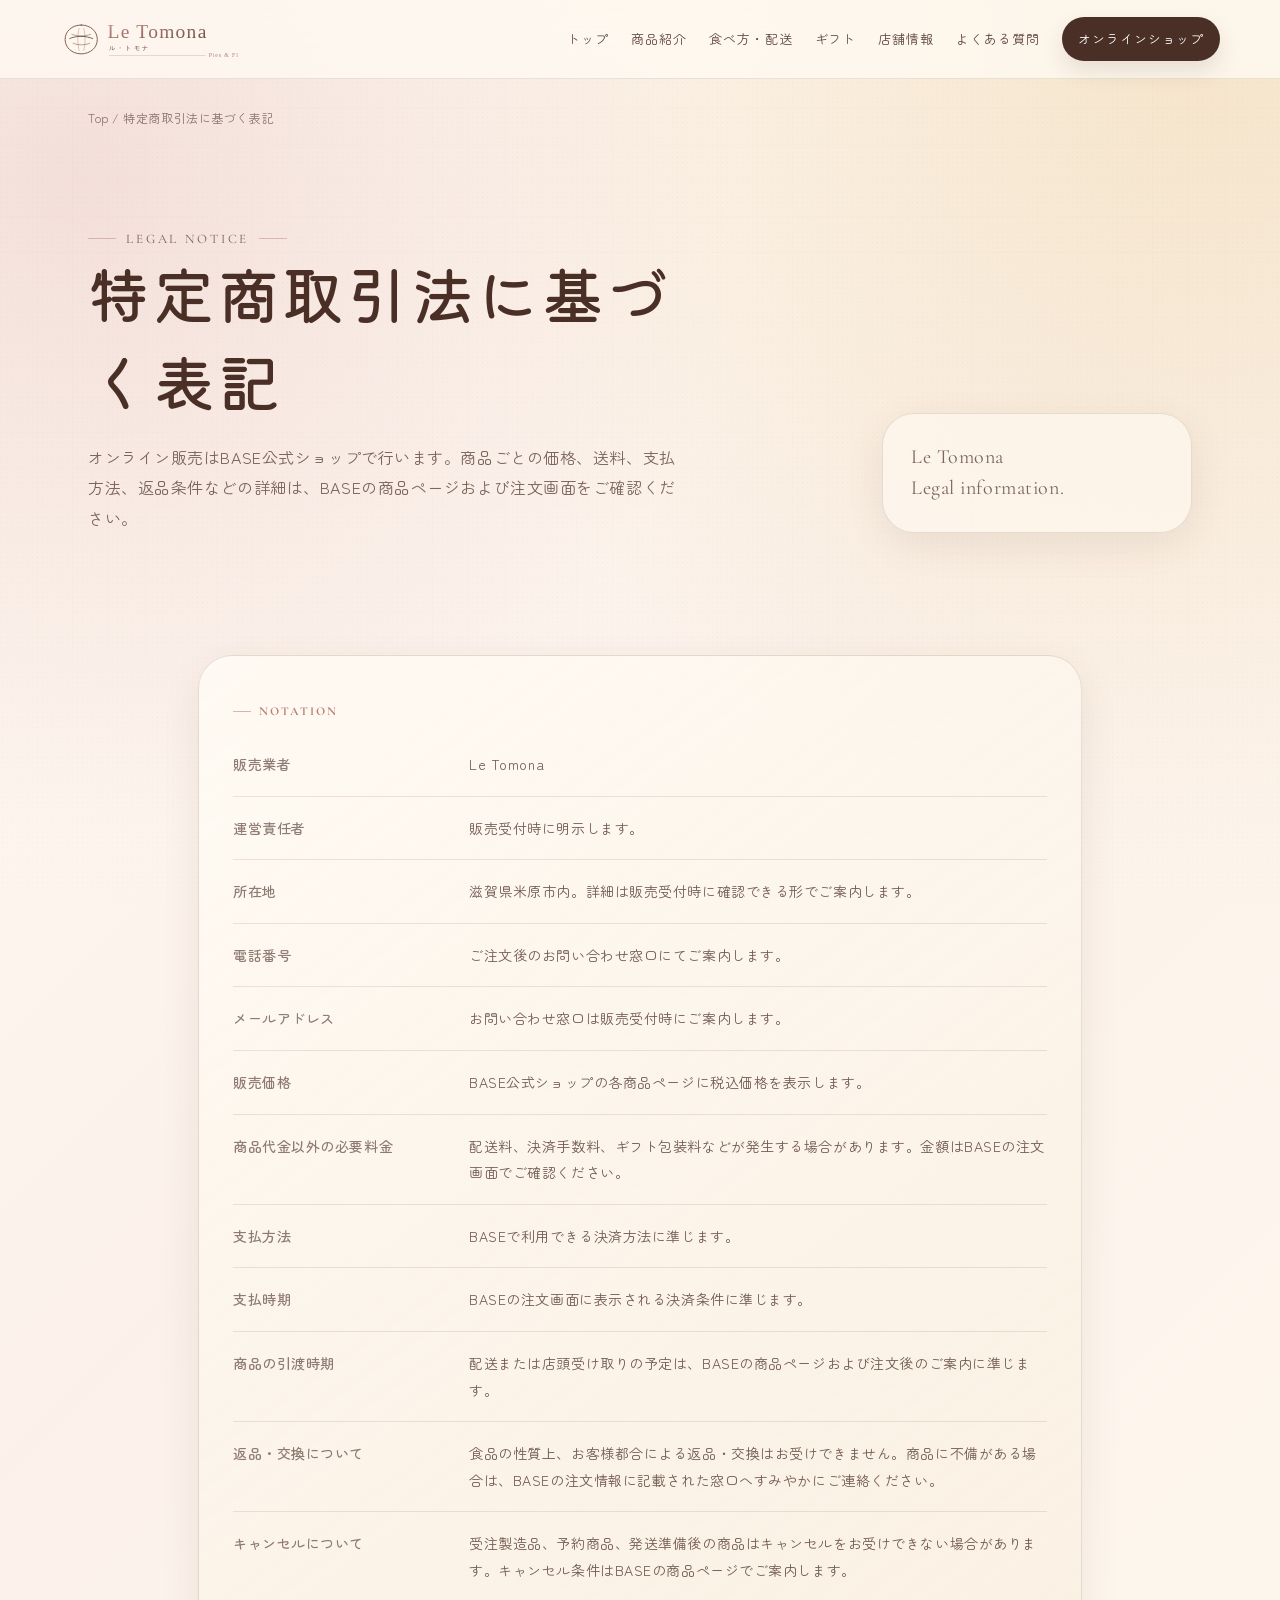
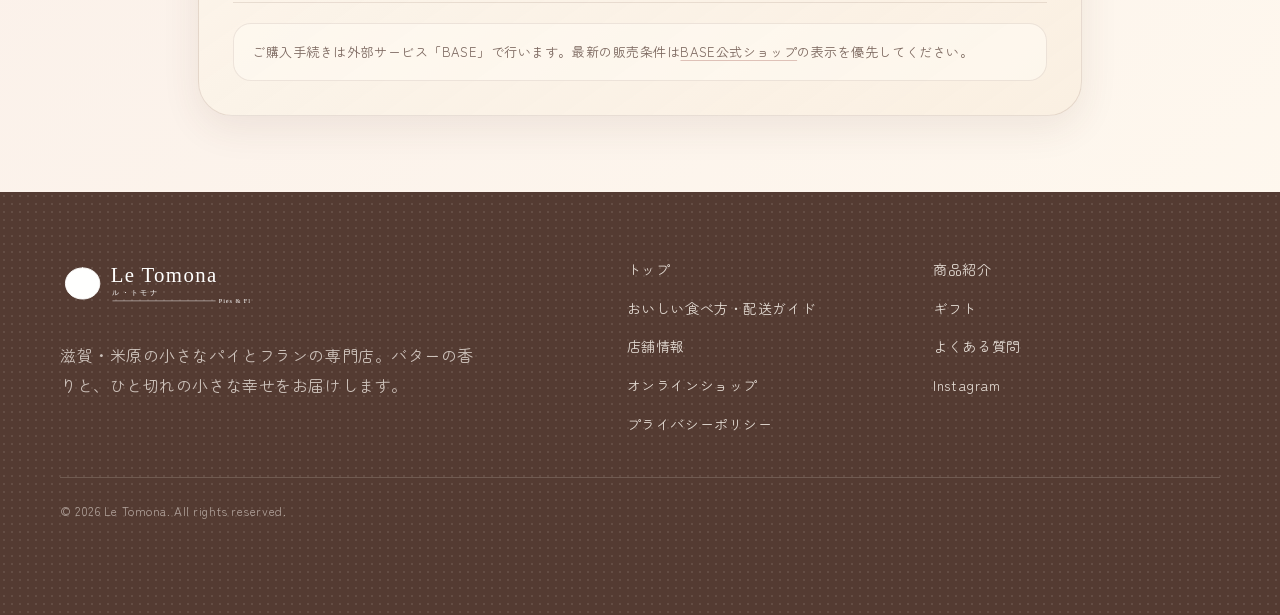
<file: legal.html>
<!doctype html>
<html lang="ja">
<head>
  <meta charset="utf-8">
  <meta name="viewport" content="width=device-width, initial-scale=1">
  <title>特定商取引法に基づく表記 | Le Tomona</title>
  <meta name="description" content="Le Tomonaの特定商取引法に基づく表記です。販売価格、支払方法、返品・交換などについてご案内します。">
  <link rel="icon" href="assets/favicon.svg" type="image/svg+xml">
  <link rel="preconnect" href="https://fonts.googleapis.com">
  <link rel="preconnect" href="https://fonts.gstatic.com" crossorigin>
  <link href="https://fonts.googleapis.com/css2?family=Cormorant+Garamond:wght@400;500;600&family=Kiwi+Maru:wght@400;500&family=Zen+Maru+Gothic:wght@400;500;700&display=swap" rel="stylesheet">
  <link rel="stylesheet" href="styles.css">
</head>
<body>
  <a class="skip-link" href="#main">本文へ移動する</a>
  <header class="site-header" data-header>
    <div class="header-inner">
      <a class="logo-link" href="index.html" aria-label="Le Tomona トップページへ"><img src="assets/logo.svg" width="178" height="50" alt="Le Tomona ル・トモナ"></a>
      <button class="nav-toggle" type="button" aria-label="メニューを開閉する" aria-expanded="false" aria-controls="site-nav" data-nav-toggle><span class="nav-toggle-line"></span><span class="nav-toggle-line"></span><span class="nav-toggle-line"></span></button>
      <nav class="site-nav" id="site-nav" aria-label="主要ナビゲーション" data-nav>
        <a href="index.html">トップ</a>
        <a href="products.html">商品紹介</a>
        <a href="guide.html">食べ方・配送</a>
        <a href="index.html#gift">ギフト</a>
        <a href="index.html#shop">店舗情報</a>
        <a href="index.html#faq">よくある質問</a>
        <a class="nav-cta" href="https://le-tomona.base.shop/" target="_blank" rel="noopener">オンラインショップ</a>
      </nav>
    </div>
  </header>

  <main id="main">
    <div class="breadcrumb"><a href="index.html">Top</a> / 特定商取引法に基づく表記</div>
    <section class="page-hero" aria-labelledby="legal-title">
      <div class="reveal">
        <p class="eyebrow">Legal notice</p>
        <h1 id="legal-title">特定商取引法に基づく表記</h1>
        <p>オンライン販売はBASE公式ショップで行います。商品ごとの価格、送料、支払方法、返品条件などの詳細は、BASEの商品ページおよび注文画面をご確認ください。</p>
      </div>
      <aside class="page-badge reveal"><p>Le Tomona<br>Legal information.</p></aside>
    </section>

    <section class="section section-tight legal-layout" aria-labelledby="legal-table-title">
      <article class="legal-card reveal">
        <h2 id="legal-table-title" class="label">Notation</h2>
        <table class="legal-table">
          <tbody>
            <tr><th scope="row">販売業者</th><td>Le Tomona</td></tr>
            <!-- 公開前に正式な氏名または法人名へ更新してください。 -->
            <tr><th scope="row">運営責任者</th><td>販売受付時に明示します。</td></tr>
            <!-- 公開前に正式所在地へ更新してください。 -->
            <tr><th scope="row">所在地</th><td>滋賀県米原市内。詳細は販売受付時に確認できる形でご案内します。</td></tr>
            <!-- 公開前に問い合わせ用電話番号へ更新してください。 -->
            <tr><th scope="row">電話番号</th><td>ご注文後のお問い合わせ窓口にてご案内します。</td></tr>
            <!-- 公開前に問い合わせ用メールアドレスへ更新してください。 -->
            <tr><th scope="row">メールアドレス</th><td>お問い合わせ窓口は販売受付時にご案内します。</td></tr>
            <tr><th scope="row">販売価格</th><td>BASE公式ショップの各商品ページに税込価格を表示します。</td></tr>
            <tr><th scope="row">商品代金以外の必要料金</th><td>配送料、決済手数料、ギフト包装料などが発生する場合があります。金額はBASEの注文画面でご確認ください。</td></tr>
            <tr><th scope="row">支払方法</th><td>BASEで利用できる決済方法に準じます。</td></tr>
            <tr><th scope="row">支払時期</th><td>BASEの注文画面に表示される決済条件に準じます。</td></tr>
            <tr><th scope="row">商品の引渡時期</th><td>配送または店頭受け取りの予定は、BASEの商品ページおよび注文後のご案内に準じます。</td></tr>
            <tr><th scope="row">返品・交換について</th><td>食品の性質上、お客様都合による返品・交換はお受けできません。商品に不備がある場合は、BASEの注文情報に記載された窓口へすみやかにご連絡ください。</td></tr>
            <tr><th scope="row">キャンセルについて</th><td>受注製造品、予約商品、発送準備後の商品はキャンセルをお受けできない場合があります。キャンセル条件はBASEの商品ページでご案内します。</td></tr>
          </tbody>
        </table>
        <p class="legal-note">ご購入手続きは外部サービス「BASE」で行います。最新の販売条件は<a href="https://le-tomona.base.shop/" target="_blank" rel="noopener">BASE公式ショップ</a>の表示を優先してください。</p>
      </article>
    </section>
  </main>

  <footer class="site-footer">
    <div class="footer-inner">
      <div><img class="footer-logo" src="assets/logo.svg" width="190" height="54" alt="Le Tomona ル・トモナ"><p class="footer-copy">滋賀・米原の小さなパイとフランの専門店。バターの香りと、ひと切れの小さな幸せをお届けします。</p></div>
      <nav class="footer-nav" aria-label="フッターナビゲーション"><a href="index.html">トップ</a><a href="products.html">商品紹介</a><a href="guide.html">おいしい食べ方・配送ガイド</a><a href="index.html#gift">ギフト</a><a href="index.html#shop">店舗情報</a><a href="index.html#faq">よくある質問</a><a href="https://le-tomona.base.shop/" target="_blank" rel="noopener">オンラインショップ</a><a href="https://www.instagram.com/le_tomona?igsh=bzFsZndmN2lub2E0" target="_blank" rel="noopener">Instagram</a><a href="privacy.html">プライバシーポリシー</a></nav>
    </div>
    <div class="footer-bottom">© <span data-year></span> Le Tomona. All rights reserved.</div>
  </footer>
  <div class="mobile-cta" aria-label="固定CTA"><a href="https://le-tomona.base.shop/" target="_blank" rel="noopener">BASEで購入</a><a href="products.html">商品を見る</a><a href="https://www.instagram.com/le_tomona?igsh=bzFsZndmN2lub2E0" target="_blank" rel="noopener">Instagram</a></div>
  <script src="script.js" defer></script>
</body>
</html>
</file>
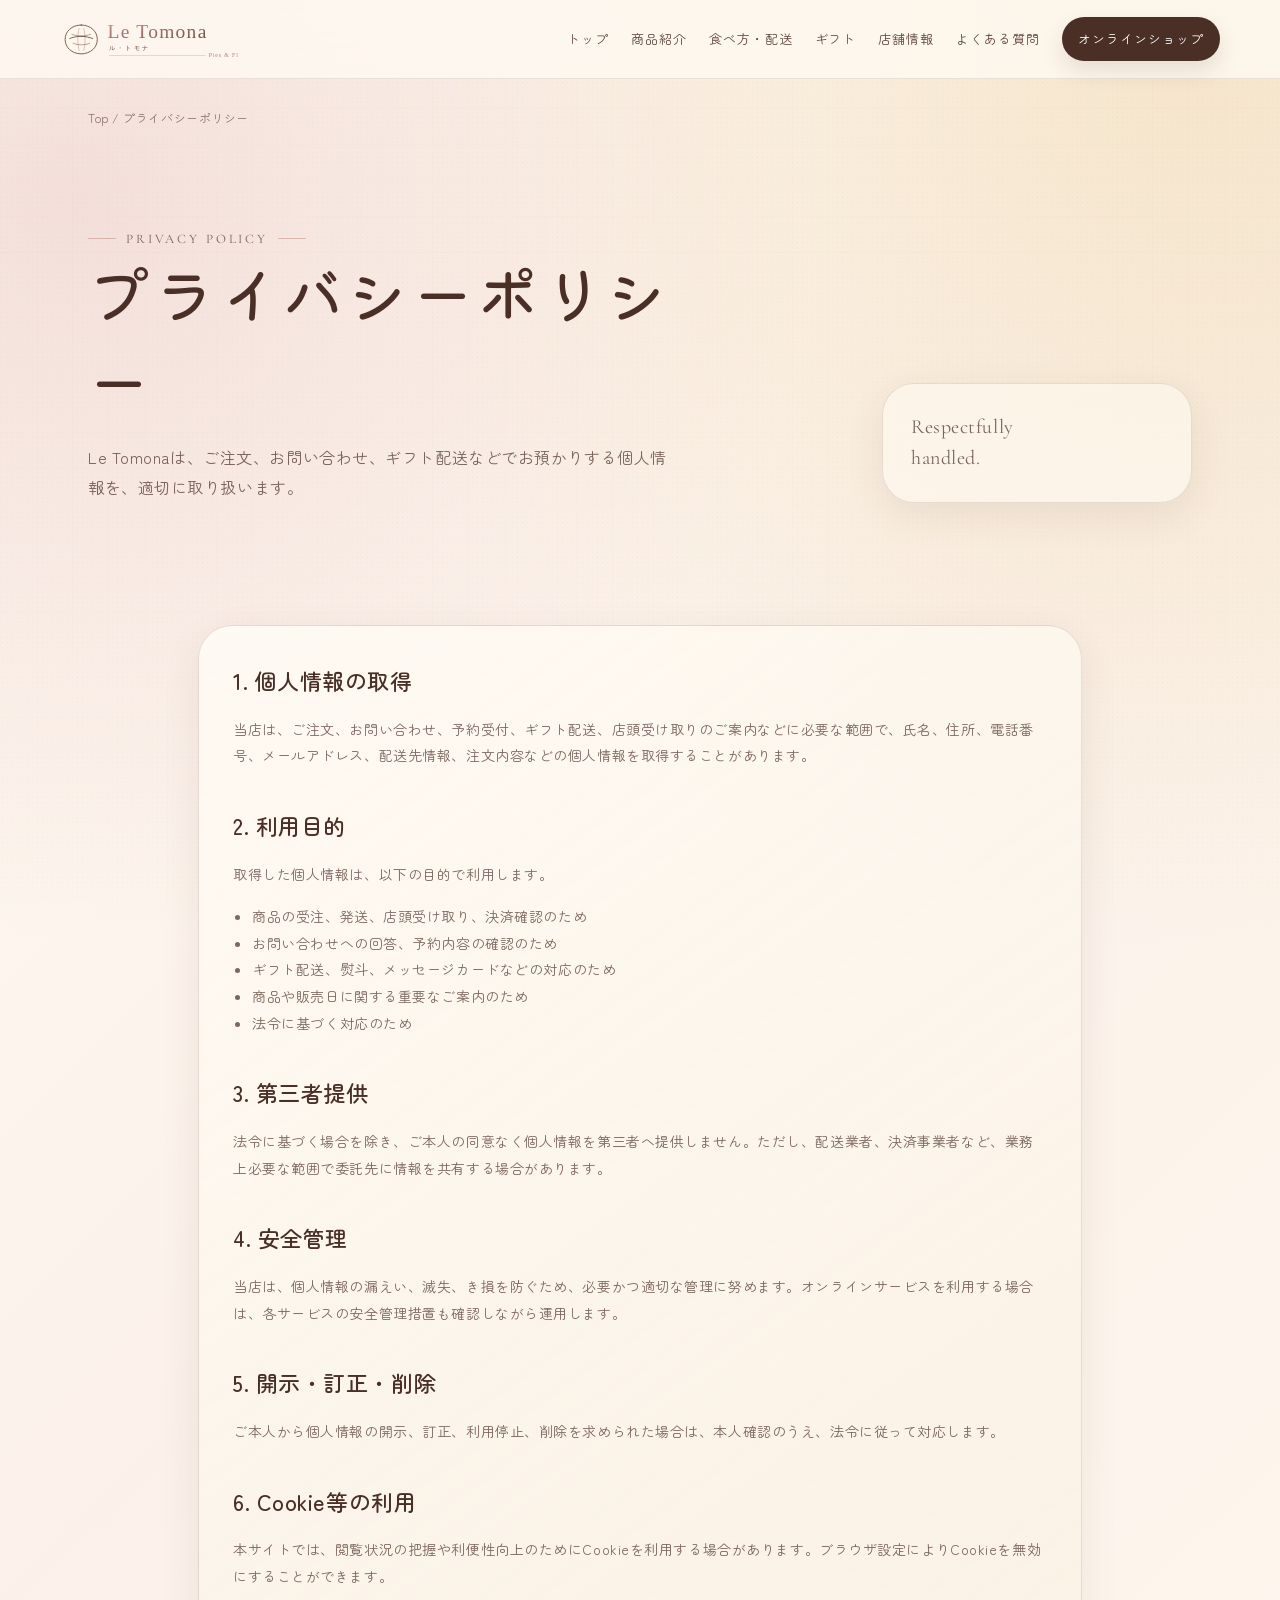
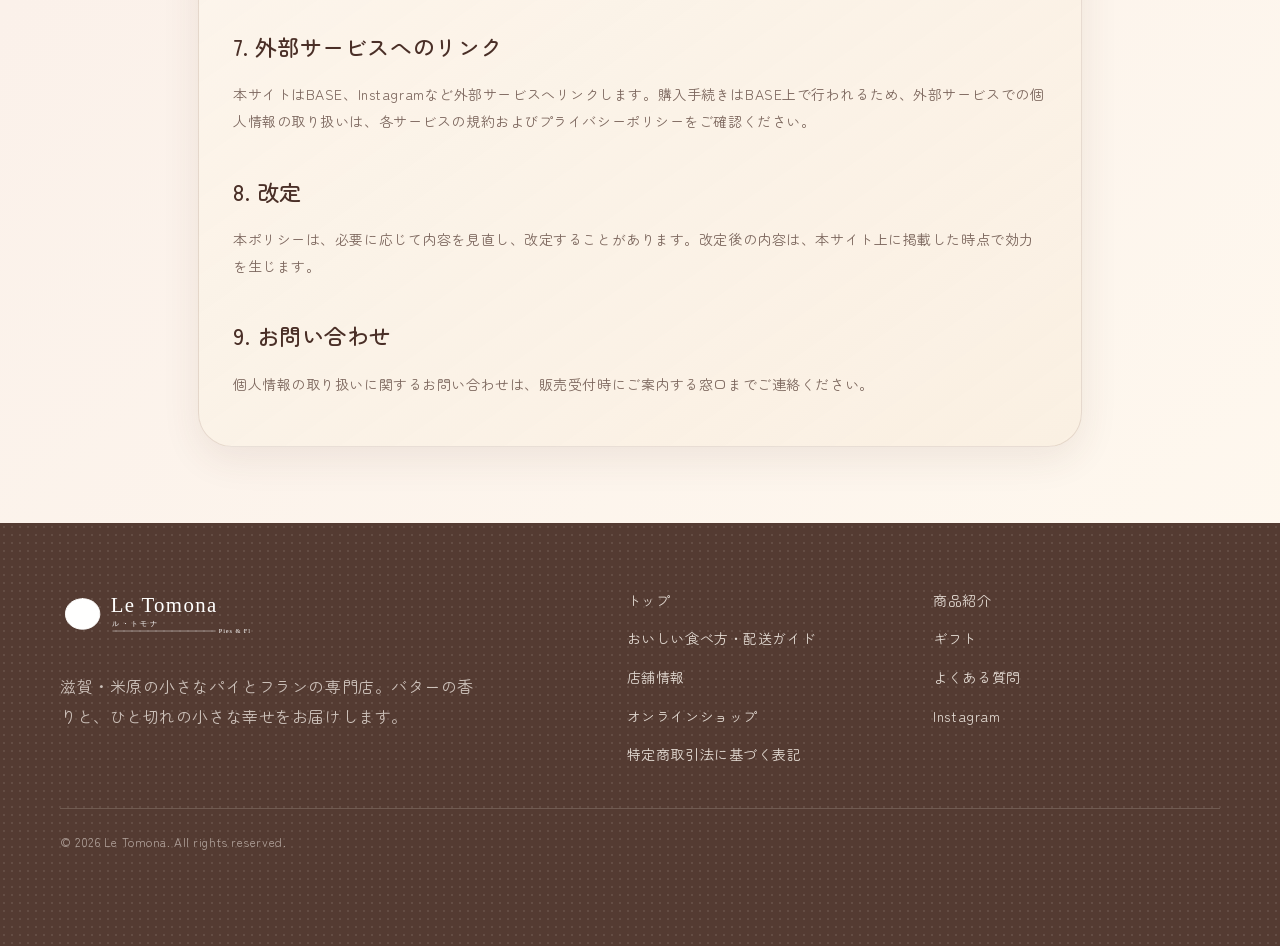
<file: privacy.html>
<!doctype html>
<html lang="ja">
<head>
  <meta charset="utf-8">
  <meta name="viewport" content="width=device-width, initial-scale=1">
  <title>プライバシーポリシー | Le Tomona</title>
  <meta name="description" content="Le Tomonaのプライバシーポリシーです。個人情報の取り扱い、利用目的、安全管理、第三者提供などについてご案内します。">
  <link rel="icon" href="assets/favicon.svg" type="image/svg+xml">
  <link rel="preconnect" href="https://fonts.googleapis.com">
  <link rel="preconnect" href="https://fonts.gstatic.com" crossorigin>
  <link href="https://fonts.googleapis.com/css2?family=Cormorant+Garamond:wght@400;500;600&family=Kiwi+Maru:wght@400;500&family=Zen+Maru+Gothic:wght@400;500;700&display=swap" rel="stylesheet">
  <link rel="stylesheet" href="styles.css">
</head>
<body>
  <a class="skip-link" href="#main">本文へ移動する</a>
  <header class="site-header" data-header>
    <div class="header-inner">
      <a class="logo-link" href="index.html" aria-label="Le Tomona トップページへ"><img src="assets/logo.svg" width="178" height="50" alt="Le Tomona ル・トモナ"></a>
      <button class="nav-toggle" type="button" aria-label="メニューを開閉する" aria-expanded="false" aria-controls="site-nav" data-nav-toggle><span class="nav-toggle-line"></span><span class="nav-toggle-line"></span><span class="nav-toggle-line"></span></button>
      <nav class="site-nav" id="site-nav" aria-label="主要ナビゲーション" data-nav>
        <a href="index.html">トップ</a>
        <a href="products.html">商品紹介</a>
        <a href="guide.html">食べ方・配送</a>
        <a href="index.html#gift">ギフト</a>
        <a href="index.html#shop">店舗情報</a>
        <a href="index.html#faq">よくある質問</a>
        <a class="nav-cta" href="https://le-tomona.base.shop/" target="_blank" rel="noopener">オンラインショップ</a>
      </nav>
    </div>
  </header>

  <main id="main">
    <div class="breadcrumb"><a href="index.html">Top</a> / プライバシーポリシー</div>
    <section class="page-hero" aria-labelledby="privacy-title">
      <div class="reveal">
        <p class="eyebrow">Privacy policy</p>
        <h1 id="privacy-title">プライバシーポリシー</h1>
        <p>Le Tomonaは、ご注文、お問い合わせ、ギフト配送などでお預かりする個人情報を、適切に取り扱います。</p>
      </div>
      <aside class="page-badge reveal"><p>Respectfully<br>handled.</p></aside>
    </section>

    <section class="section section-tight legal-layout">
      <article class="legal-card policy reveal">
        <h2>1. 個人情報の取得</h2>
        <p>当店は、ご注文、お問い合わせ、予約受付、ギフト配送、店頭受け取りのご案内などに必要な範囲で、氏名、住所、電話番号、メールアドレス、配送先情報、注文内容などの個人情報を取得することがあります。</p>

        <h2>2. 利用目的</h2>
        <p>取得した個人情報は、以下の目的で利用します。</p>
        <ul>
          <li>商品の受注、発送、店頭受け取り、決済確認のため</li>
          <li>お問い合わせへの回答、予約内容の確認のため</li>
          <li>ギフト配送、熨斗、メッセージカードなどの対応のため</li>
          <li>商品や販売日に関する重要なご案内のため</li>
          <li>法令に基づく対応のため</li>
        </ul>

        <h2>3. 第三者提供</h2>
        <p>法令に基づく場合を除き、ご本人の同意なく個人情報を第三者へ提供しません。ただし、配送業者、決済事業者など、業務上必要な範囲で委託先に情報を共有する場合があります。</p>

        <h2>4. 安全管理</h2>
        <p>当店は、個人情報の漏えい、滅失、き損を防ぐため、必要かつ適切な管理に努めます。オンラインサービスを利用する場合は、各サービスの安全管理措置も確認しながら運用します。</p>

        <h2>5. 開示・訂正・削除</h2>
        <p>ご本人から個人情報の開示、訂正、利用停止、削除を求められた場合は、本人確認のうえ、法令に従って対応します。</p>

        <h2>6. Cookie等の利用</h2>
        <p>本サイトでは、閲覧状況の把握や利便性向上のためにCookieを利用する場合があります。ブラウザ設定によりCookieを無効にすることができます。</p>

        <h2>7. 外部サービスへのリンク</h2>
        <p>本サイトはBASE、Instagramなど外部サービスへリンクします。購入手続きはBASE上で行われるため、外部サービスでの個人情報の取り扱いは、各サービスの規約およびプライバシーポリシーをご確認ください。</p>

        <h2>8. 改定</h2>
        <p>本ポリシーは、必要に応じて内容を見直し、改定することがあります。改定後の内容は、本サイト上に掲載した時点で効力を生じます。</p>

        <h2>9. お問い合わせ</h2>
        <!-- 公開前に正式な問い合わせ先へ更新してください。 -->
        <p>個人情報の取り扱いに関するお問い合わせは、販売受付時にご案内する窓口までご連絡ください。</p>
      </article>
    </section>
  </main>

  <footer class="site-footer">
    <div class="footer-inner">
      <div><img class="footer-logo" src="assets/logo.svg" width="190" height="54" alt="Le Tomona ル・トモナ"><p class="footer-copy">滋賀・米原の小さなパイとフランの専門店。バターの香りと、ひと切れの小さな幸せをお届けします。</p></div>
      <nav class="footer-nav" aria-label="フッターナビゲーション"><a href="index.html">トップ</a><a href="products.html">商品紹介</a><a href="guide.html">おいしい食べ方・配送ガイド</a><a href="index.html#gift">ギフト</a><a href="index.html#shop">店舗情報</a><a href="index.html#faq">よくある質問</a><a href="https://le-tomona.base.shop/" target="_blank" rel="noopener">オンラインショップ</a><a href="https://www.instagram.com/le_tomona?igsh=bzFsZndmN2lub2E0" target="_blank" rel="noopener">Instagram</a><a href="legal.html">特定商取引法に基づく表記</a></nav>
    </div>
    <div class="footer-bottom">© <span data-year></span> Le Tomona. All rights reserved.</div>
  </footer>
  <div class="mobile-cta" aria-label="固定CTA"><a href="https://le-tomona.base.shop/" target="_blank" rel="noopener">BASEで購入</a><a href="products.html">商品を見る</a><a href="https://www.instagram.com/le_tomona?igsh=bzFsZndmN2lub2E0" target="_blank" rel="noopener">Instagram</a></div>
  <script src="script.js" defer></script>
</body>
</html>
</file>
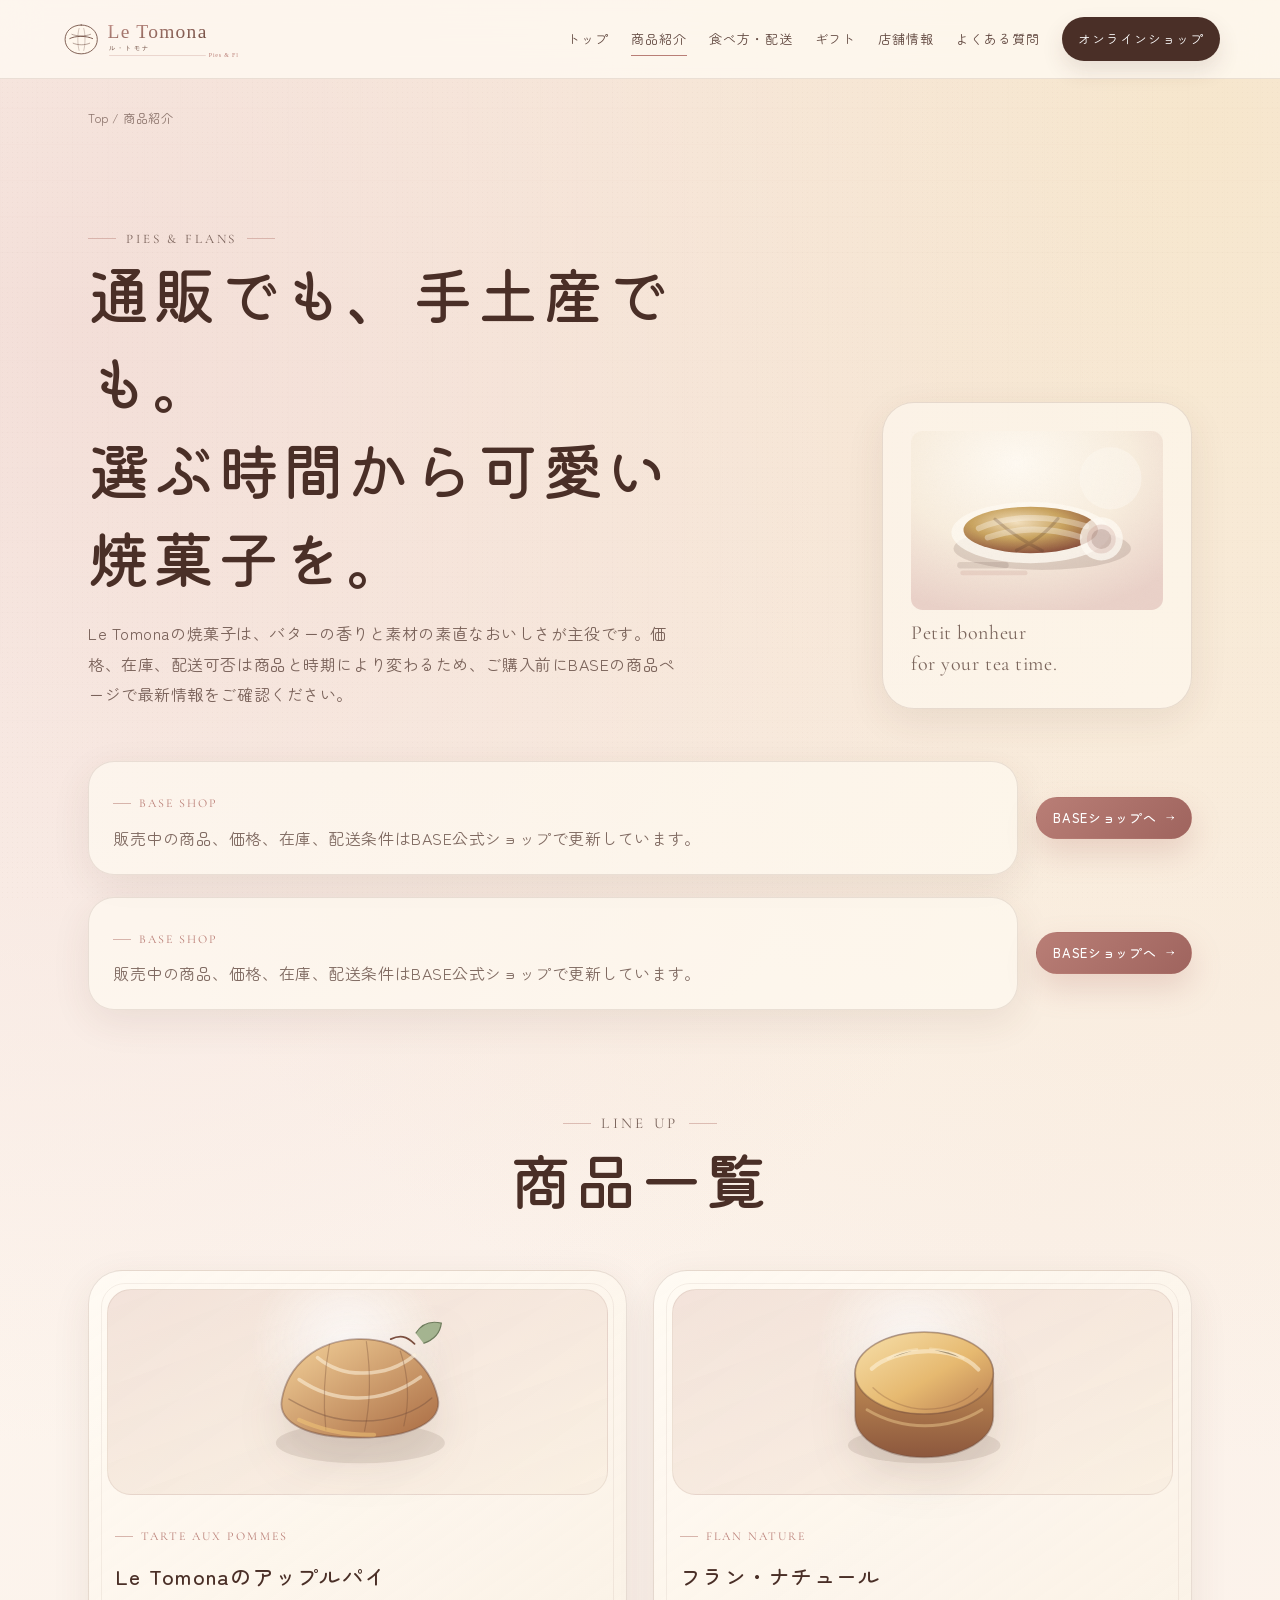
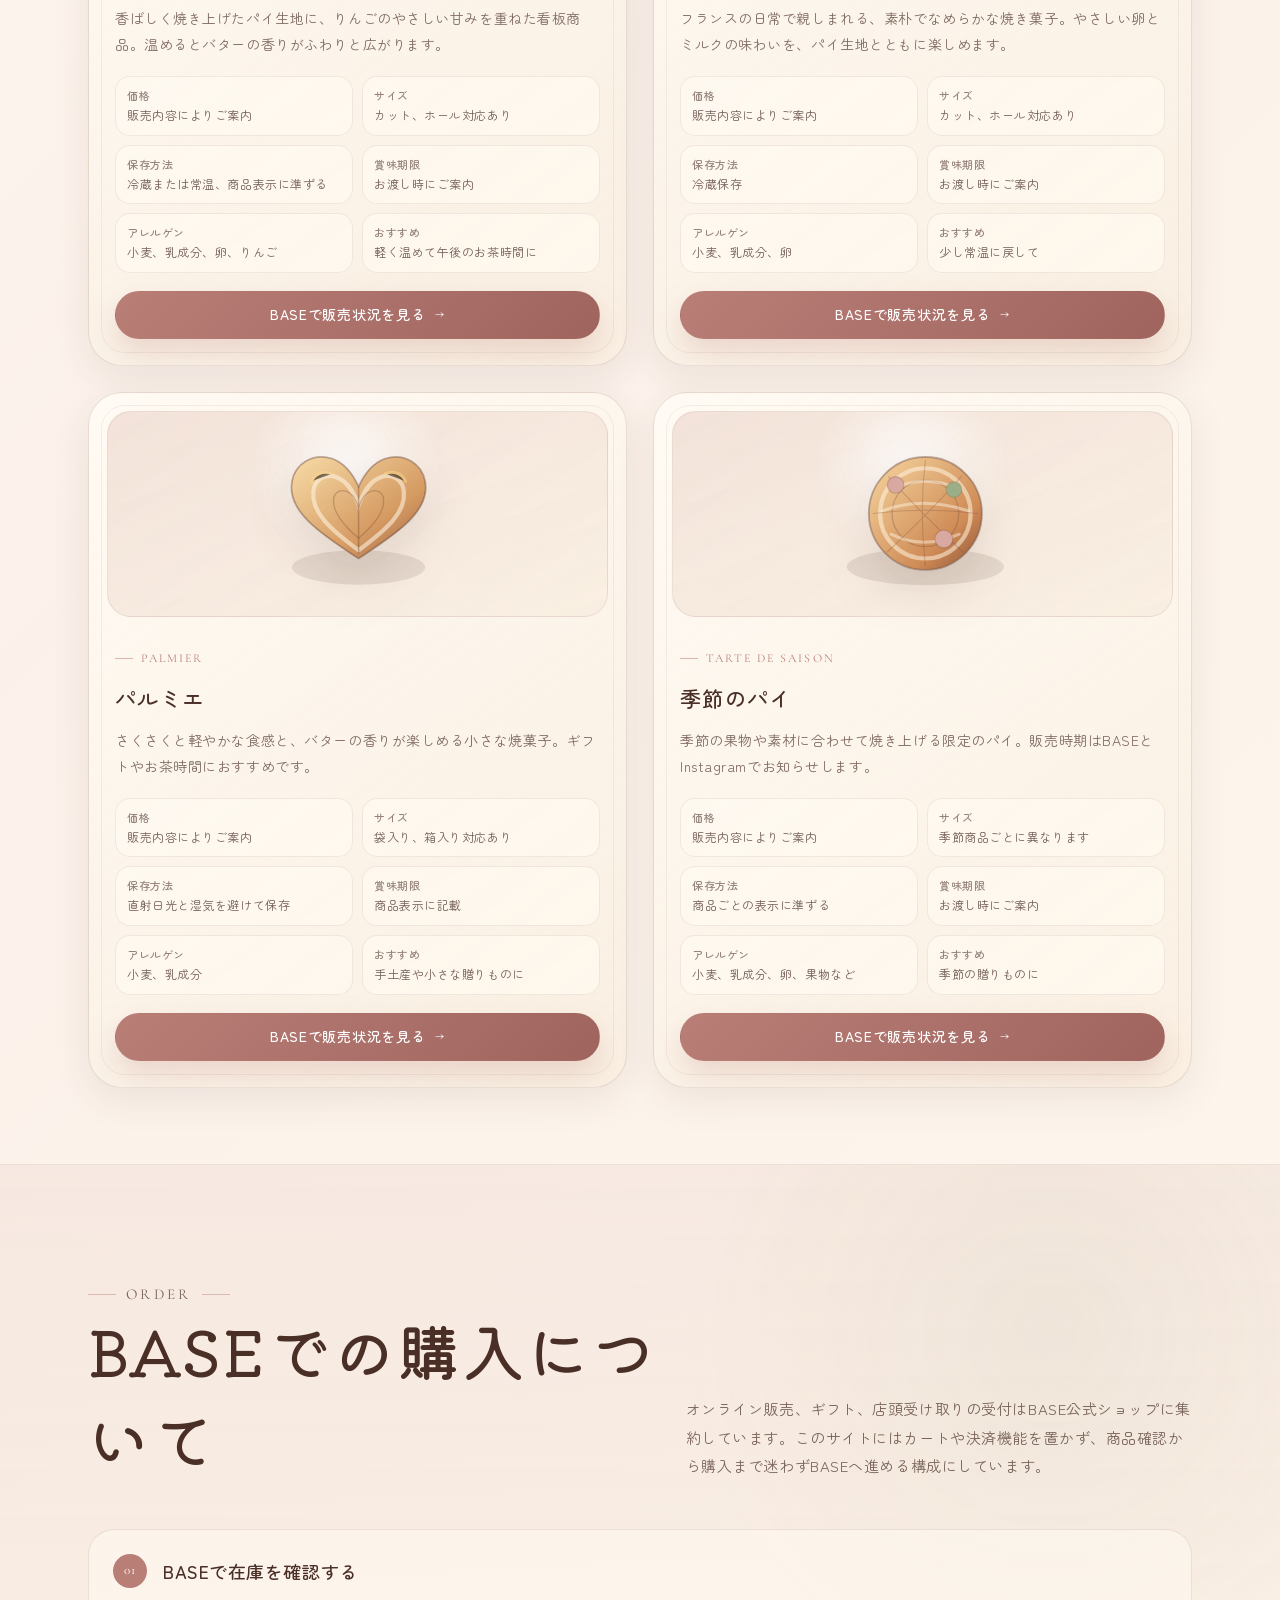
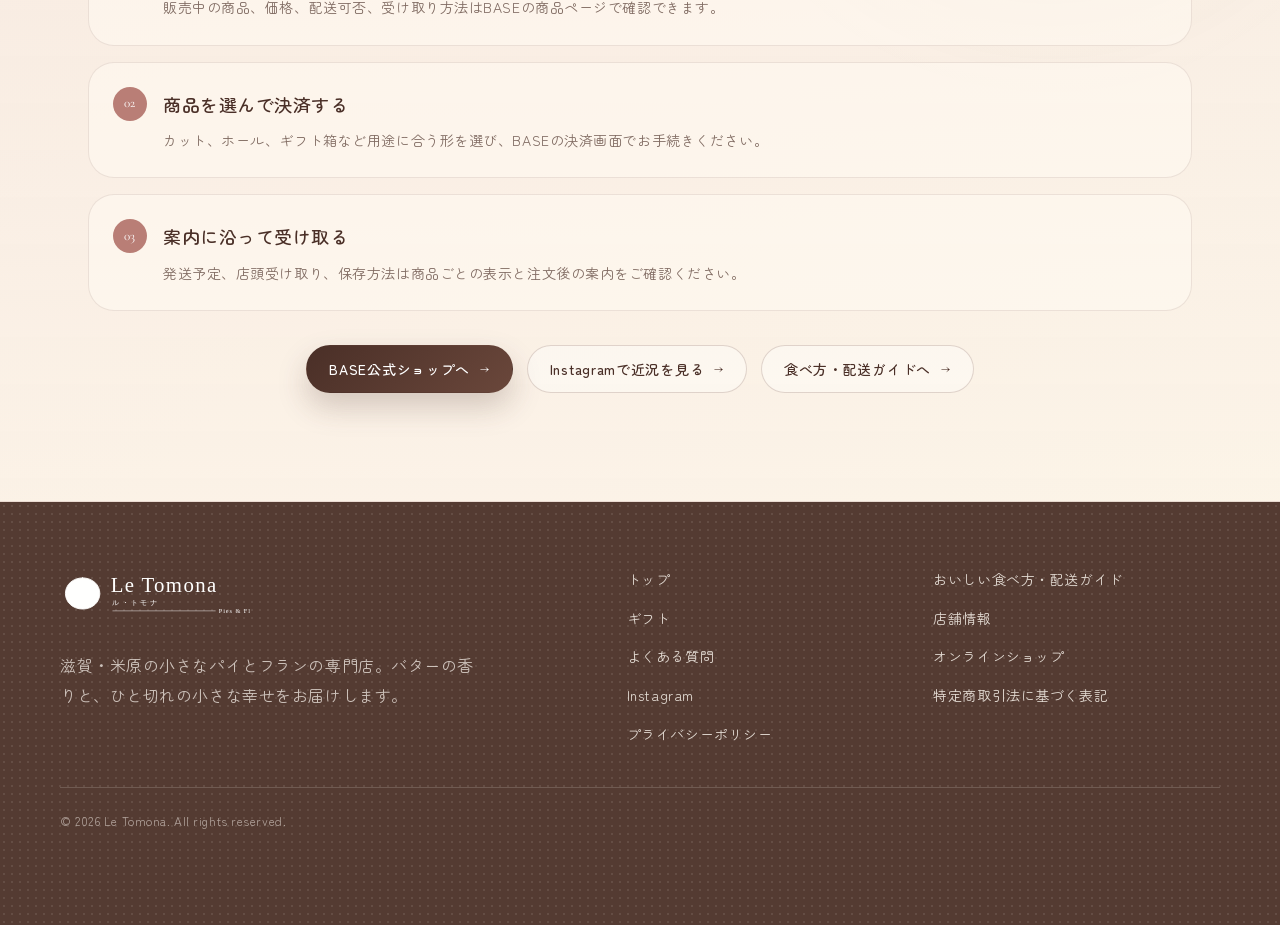
<file: products.html>
<!doctype html>
<html lang="ja">
<head>
  <meta charset="utf-8">
  <meta name="viewport" content="width=device-width, initial-scale=1">
  <title>商品紹介 | Le Tomona</title>
  <meta name="description" content="Le Tomonaの商品紹介。アップルパイ、フラン・ナチュール、パルミエ、季節のパイの魅力を確認し、ご購入はBASE公式ショップへ進めます。">
  <link rel="icon" href="assets/favicon.svg" type="image/svg+xml">
  <link rel="preconnect" href="https://fonts.googleapis.com">
  <link rel="preconnect" href="https://fonts.gstatic.com" crossorigin>
  <link href="https://fonts.googleapis.com/css2?family=Cormorant+Garamond:wght@400;500;600&family=Kiwi+Maru:wght@400;500&family=Zen+Maru+Gothic:wght@400;500;700&display=swap" rel="stylesheet">
  <link rel="stylesheet" href="styles.css">
</head>
<body>
  <a class="skip-link" href="#main">本文へ移動する</a>
  <header class="site-header" data-header>
    <div class="header-inner">
      <a class="logo-link" href="index.html" aria-label="Le Tomona トップページへ"><img src="assets/logo.svg" width="178" height="50" alt="Le Tomona ル・トモナ"></a>
      <button class="nav-toggle" type="button" aria-label="メニューを開閉する" aria-expanded="false" aria-controls="site-nav" data-nav-toggle><span class="nav-toggle-line"></span><span class="nav-toggle-line"></span><span class="nav-toggle-line"></span></button>
      <nav class="site-nav" id="site-nav" aria-label="主要ナビゲーション" data-nav>
        <a href="index.html">トップ</a>
        <a href="products.html" aria-current="page">商品紹介</a>
        <a href="guide.html">食べ方・配送</a>
        <a href="index.html#gift">ギフト</a>
        <a href="index.html#shop">店舗情報</a>
        <a href="index.html#faq">よくある質問</a>
        <a class="nav-cta" href="https://le-tomona.base.shop/" target="_blank" rel="noopener">オンラインショップ</a>
      </nav>
    </div>
  </header>

  <main id="main">
    <div class="breadcrumb"><a href="index.html">Top</a> / 商品紹介</div>
    <section class="page-hero" aria-labelledby="products-title">
      <div class="reveal">
        <p class="eyebrow">Pies &amp; Flans</p>
        <h1 id="products-title">通販でも、手土産でも。<br>選ぶ時間から可愛い焼菓子を。</h1>
        <p>Le Tomonaの焼菓子は、バターの香りと素材の素直なおいしさが主役です。価格、在庫、配送可否は商品と時期により変わるため、ご購入前にBASEの商品ページで最新情報をご確認ください。</p>
      </div>
      <aside class="page-badge page-photo-badge reveal"><img src="assets/photo-apple-pie.svg" width="960" height="680" alt="アップルパイと紅茶をイメージした写真風ビジュアル" loading="lazy"><p>Petit bonheur<br>for your tea time.</p></aside>
    </section>

    <section class="store-notice reveal" aria-label="BASEショップへの案内">
      <div>
        <span class="label">BASE shop</span>
        <p>販売中の商品、価格、在庫、配送条件はBASE公式ショップで更新しています。</p>
      </div>
      <a class="btn btn-primary btn-small" href="https://le-tomona.base.shop/" target="_blank" rel="noopener">BASEショップへ</a>
    </section>

    <section class="store-notice reveal" aria-label="BASEショップへの案内">
      <div>
        <span class="label">BASE shop</span>
        <p>販売中の商品、価格、在庫、配送条件はBASE公式ショップで更新しています。</p>
      </div>
      <a class="btn btn-primary btn-small" href="https://le-tomona.base.shop/" target="_blank" rel="noopener">BASEショップへ</a>
    </section>

    <section class="section section-tight" aria-labelledby="lineup-title">
      <div class="section-title center reveal">
        <p class="eyebrow">Line up</p>
        <h2 id="lineup-title">商品一覧</h2>
      </div>
      <div class="product-grid products-page">
        <article class="product-card reveal">
          <div class="product-image"><img src="assets/product-apple-pie.svg" width="420" height="320" alt="Le Tomonaのアップルパイのイラスト"></div>
          <div class="product-body">
            <span class="label">Tarte aux pommes</span>
            <h3>Le Tomonaのアップルパイ</h3>
            <p>香ばしく焼き上げたパイ生地に、りんごのやさしい甘みを重ねた看板商品。温めるとバターの香りがふわりと広がります。</p>
            <ul class="product-meta">
              <li><b>価格</b>販売内容によりご案内</li>
              <li><b>サイズ</b>カット、ホール対応あり</li>
              <li><b>保存方法</b>冷蔵または常温、商品表示に準ずる</li>
              <li><b>賞味期限</b>お渡し時にご案内</li>
              <li><b>アレルゲン</b>小麦、乳成分、卵、りんご</li>
              <li><b>おすすめ</b>軽く温めて午後のお茶時間に</li>
            </ul>
            <a class="btn btn-primary" href="https://le-tomona.base.shop/" target="_blank" rel="noopener">BASEで販売状況を見る</a>
          </div>
        </article>

        <article class="product-card reveal">
          <div class="product-image"><img src="assets/product-flan.svg" width="420" height="320" alt="フラン・ナチュールのイラスト"></div>
          <div class="product-body">
            <span class="label">Flan nature</span>
            <h3>フラン・ナチュール</h3>
            <p>フランスの日常で親しまれる、素朴でなめらかな焼き菓子。やさしい卵とミルクの味わいを、パイ生地とともに楽しめます。</p>
            <ul class="product-meta">
              <li><b>価格</b>販売内容によりご案内</li>
              <li><b>サイズ</b>カット、ホール対応あり</li>
              <li><b>保存方法</b>冷蔵保存</li>
              <li><b>賞味期限</b>お渡し時にご案内</li>
              <li><b>アレルゲン</b>小麦、乳成分、卵</li>
              <li><b>おすすめ</b>少し常温に戻して</li>
            </ul>
            <a class="btn btn-primary" href="https://le-tomona.base.shop/" target="_blank" rel="noopener">BASEで販売状況を見る</a>
          </div>
        </article>

        <article class="product-card reveal">
          <div class="product-image"><img src="assets/product-palmier.svg" width="420" height="320" alt="パルミエのイラスト"></div>
          <div class="product-body">
            <span class="label">Palmier</span>
            <h3>パルミエ</h3>
            <p>さくさくと軽やかな食感と、バターの香りが楽しめる小さな焼菓子。ギフトやお茶時間におすすめです。</p>
            <ul class="product-meta">
              <li><b>価格</b>販売内容によりご案内</li>
              <li><b>サイズ</b>袋入り、箱入り対応あり</li>
              <li><b>保存方法</b>直射日光と湿気を避けて保存</li>
              <li><b>賞味期限</b>商品表示に記載</li>
              <li><b>アレルゲン</b>小麦、乳成分</li>
              <li><b>おすすめ</b>手土産や小さな贈りものに</li>
            </ul>
            <a class="btn btn-primary" href="https://le-tomona.base.shop/" target="_blank" rel="noopener">BASEで販売状況を見る</a>
          </div>
        </article>

        <article class="product-card reveal">
          <div class="product-image"><img src="assets/product-seasonal.svg" width="420" height="320" alt="季節のパイのイラスト"></div>
          <div class="product-body">
            <span class="label">Tarte de saison</span>
            <h3>季節のパイ</h3>
            <p>季節の果物や素材に合わせて焼き上げる限定のパイ。販売時期はBASEとInstagramでお知らせします。</p>
            <ul class="product-meta">
              <li><b>価格</b>販売内容によりご案内</li>
              <li><b>サイズ</b>季節商品ごとに異なります</li>
              <li><b>保存方法</b>商品ごとの表示に準ずる</li>
              <li><b>賞味期限</b>お渡し時にご案内</li>
              <li><b>アレルゲン</b>小麦、乳成分、卵、果物など</li>
              <li><b>おすすめ</b>季節の贈りものに</li>
            </ul>
            <a class="btn btn-primary" href="https://le-tomona.base.shop/" target="_blank" rel="noopener">BASEで販売状況を見る</a>
          </div>
        </article>
      </div>
    </section>

    <section class="section section-muted" aria-labelledby="order-title">
      <div class="section-inner">
        <div class="section-title reveal">
          <div>
            <p class="eyebrow">Order</p>
            <h2 id="order-title">BASEでの購入について</h2>
          </div>
          <p>オンライン販売、ギフト、店頭受け取りの受付はBASE公式ショップに集約しています。このサイトにはカートや決済機能を置かず、商品確認から購入まで迷わずBASEへ進める構成にしています。</p>
        </div>
        <div class="timeline reveal">
          <article class="timeline-item"><h3>BASEで在庫を確認する</h3><p>販売中の商品、価格、配送可否、受け取り方法はBASEの商品ページで確認できます。</p></article>
          <article class="timeline-item"><h3>商品を選んで決済する</h3><p>カット、ホール、ギフト箱など用途に合う形を選び、BASEの決済画面でお手続きください。</p></article>
          <article class="timeline-item"><h3>案内に沿って受け取る</h3><p>発送予定、店頭受け取り、保存方法は商品ごとの表示と注文後の案内をご確認ください。</p></article>
        </div>
        <div class="action-row" style="justify-content:center">
          <a class="btn btn-choco" href="https://le-tomona.base.shop/" target="_blank" rel="noopener">BASE公式ショップへ</a>
          <a class="btn btn-ghost" href="https://www.instagram.com/le_tomona?igsh=bzFsZndmN2lub2E0" target="_blank" rel="noopener">Instagramで近況を見る</a>
          <a class="btn btn-ghost" href="guide.html">食べ方・配送ガイドへ</a>
        </div>
      </div>
    </section>
  </main>

  <footer class="site-footer">
    <div class="footer-inner">
      <div><img class="footer-logo" src="assets/logo.svg" width="190" height="54" alt="Le Tomona ル・トモナ"><p class="footer-copy">滋賀・米原の小さなパイとフランの専門店。バターの香りと、ひと切れの小さな幸せをお届けします。</p></div>
      <nav class="footer-nav" aria-label="フッターナビゲーション">
        <a href="index.html">トップ</a><a href="guide.html">おいしい食べ方・配送ガイド</a><a href="index.html#gift">ギフト</a><a href="index.html#shop">店舗情報</a><a href="index.html#faq">よくある質問</a><a href="https://le-tomona.base.shop/" target="_blank" rel="noopener">オンラインショップ</a><a href="https://www.instagram.com/le_tomona?igsh=bzFsZndmN2lub2E0" target="_blank" rel="noopener">Instagram</a><a href="legal.html">特定商取引法に基づく表記</a><a href="privacy.html">プライバシーポリシー</a>
      </nav>
    </div>
    <div class="footer-bottom">© <span data-year></span> Le Tomona. All rights reserved.</div>
  </footer>
  <div class="mobile-cta" aria-label="固定CTA"><a href="https://le-tomona.base.shop/" target="_blank" rel="noopener">BASEで購入</a><a href="products.html">商品を見る</a><a href="https://www.instagram.com/le_tomona?igsh=bzFsZndmN2lub2E0" target="_blank" rel="noopener">Instagram</a></div>
  <script src="script.js" defer></script>
</body>
</html>
</file>
<file: styles.css>
@charset "UTF-8";

:root {
  --ivory: #fffaf2;
  --cream: #f8eddd;
  --butter: #f3dfbd;
  --pink-beige: #ead1c8;
  --rose-50: #f8ece8;
  --rose-100: #efd5d0;
  --rose-200: #d9a8a1;
  --rose-300: #b97e76;
  --choco: #4a2f27;
  --choco-2: #6a473b;
  --gold: #c9a35e;
  --pistachio: #9cae88;
  --line: rgba(118, 80, 67, .20);
  --line-strong: rgba(118, 80, 67, .34);
  --paper: rgba(255, 251, 244, .84);
  --shadow: 0 22px 70px rgba(86, 54, 42, .12);
  --soft-shadow: 0 12px 38px rgba(86, 54, 42, .09);
  --radius-lg: 34px;
  --radius-md: 24px;
  --radius-sm: 15px;
  --max: 1160px;
  --serif: "Cormorant Garamond", "Times New Roman", serif;
  --jp: "Zen Maru Gothic", "Hiragino Maru Gothic ProN", "Yu Gothic", system-ui, sans-serif;
  --sans: "Zen Maru Gothic", "Hiragino Maru Gothic ProN", "Yu Gothic", system-ui, sans-serif;
  --cute: "Kiwi Maru", "Zen Maru Gothic", "Hiragino Maru Gothic ProN", serif;
}

* {
  box-sizing: border-box;
}

html {
  --scroll-progress: 0;
  --scroll-y: 0px;
  scroll-behavior: smooth;
}

body {
  margin: 0;
  color: var(--choco);
  background:
    radial-gradient(circle at 6% 8%, rgba(239, 213, 208, .72) 0, rgba(239, 213, 208, 0) 28%),
    radial-gradient(circle at 94% 3%, rgba(243, 223, 189, .68) 0, rgba(243, 223, 189, 0) 32%),
    linear-gradient(135deg, var(--ivory) 0%, #fbf1ea 42%, #fff9ef 100%);
  font-family: var(--jp);
  font-weight: 400;
  line-height: 1.9;
  letter-spacing: .035em;
  -webkit-font-smoothing: antialiased;
  text-rendering: optimizeLegibility;
  overflow-x: hidden;
}

body::before {
  content: "";
  position: fixed;
  inset: 0;
  pointer-events: none;
  z-index: -1;
  opacity: .36;
  background-image:
    linear-gradient(rgba(114, 76, 61, .035) 1px, transparent 1px),
    linear-gradient(90deg, rgba(114, 76, 61, .026) 1px, transparent 1px);
  background-size: 36px 36px, 36px 36px;
  mask-image: linear-gradient(to bottom, rgba(0,0,0,.78), rgba(0,0,0,.2));
}

body::after {
  content: "";
  position: fixed;
  inset: 0;
  z-index: -1;
  pointer-events: none;
  opacity: .25;
  background-image:
    radial-gradient(rgba(74,47,39,.12) .65px, transparent .65px);
  background-size: 5px 5px;
  mix-blend-mode: multiply;
}

img,
svg {
  max-width: 100%;
  height: auto;
}

a {
  color: inherit;
  text-decoration-color: rgba(185, 126, 118, .45);
  text-underline-offset: .22em;
}

a:hover {
  text-decoration-color: currentColor;
}

button,
a {
  -webkit-tap-highlight-color: transparent;
}

.skip-link {
  position: absolute;
  left: 16px;
  top: -80px;
  padding: 10px 14px;
  color: #fff;
  background: var(--choco);
  border-radius: 999px;
  z-index: 1000;
  transition: top .2s ease;
}

.skip-link:focus {
  top: 16px;
}

.site-header {
  position: sticky;
  top: 0;
  z-index: 100;
  background: rgba(255, 250, 242, .78);
  border-bottom: 1px solid rgba(117, 82, 69, .14);
  backdrop-filter: blur(18px);
  transition: background-color .24s ease, box-shadow .24s ease, transform .24s ease;
}

.site-header.is-scrolled {
  background: rgba(255,250,242,.92);
  box-shadow: 0 12px 36px rgba(74,47,39,.08);
}

.header-inner {
  max-width: calc(var(--max) + 56px);
  margin: 0 auto;
  padding: 14px 28px;
  display: flex;
  align-items: center;
  justify-content: space-between;
  gap: 18px;
}

.logo-link {
  display: inline-flex;
  align-items: center;
  min-width: 190px;
  text-decoration: none;
}

.logo-link img {
  width: 178px;
  display: block;
}

.nav-toggle {
  display: none;
  width: 44px;
  height: 44px;
  border: 1px solid var(--line);
  border-radius: 999px;
  background: rgba(255,255,255,.45);
  color: var(--choco);
  cursor: pointer;
}

.nav-toggle-line {
  display: block;
  width: 18px;
  height: 1px;
  margin: 5px auto;
  background: currentColor;
  transition: transform .25s ease, opacity .25s ease;
}

.nav-toggle[aria-expanded="true"] .nav-toggle-line:nth-child(1) {
  transform: translateY(6px) rotate(38deg);
}

.nav-toggle[aria-expanded="true"] .nav-toggle-line:nth-child(2) {
  opacity: 0;
}

.nav-toggle[aria-expanded="true"] .nav-toggle-line:nth-child(3) {
  transform: translateY(-6px) rotate(-38deg);
}

.site-nav {
  display: flex;
  align-items: center;
  gap: 22px;
  font-family: var(--sans);
  font-size: 13px;
  letter-spacing: .075em;
}

.site-nav a {
  position: relative;
  text-decoration: none;
  color: rgba(74, 47, 39, .88);
  padding: 8px 0;
}

.site-nav a::after {
  content: "";
  position: absolute;
  left: 0;
  right: 0;
  bottom: 3px;
  height: 1px;
  background: var(--rose-300);
  transform: scaleX(0);
  transform-origin: right;
  transition: transform .25s ease;
}

.site-nav a:hover::after,
.site-nav a[aria-current="page"]::after {
  transform: scaleX(1);
  transform-origin: left;
}

.nav-cta {
  padding: 10px 16px !important;
  color: #fff !important;
  background: var(--choco);
  border-radius: 999px;
  box-shadow: 0 10px 22px rgba(74,47,39,.12);
}

.nav-cta::after {
  display: none;
}

main {
  overflow: hidden;
}

.section {
  max-width: var(--max);
  margin: 0 auto;
  padding: 108px 28px;
  position: relative;
}

.section-tight {
  padding-top: 70px;
  padding-bottom: 76px;
}

.section-muted {
  max-width: none;
  padding-left: 0;
  padding-right: 0;
  background:
    linear-gradient(180deg, rgba(234,209,200,.30), rgba(248,237,221,.38)),
    radial-gradient(circle at 82% 18%, rgba(156,174,136,.13), transparent 28%);
  border-block: 1px solid rgba(118, 80, 67, .10);
}

.section-muted > .section-inner {
  max-width: var(--max);
  margin: 0 auto;
  padding: 0 28px;
}

.hero {
  min-height: calc(100vh - 74px);
  max-width: calc(var(--max) + 56px);
  margin: 0 auto;
  padding: 62px 28px 92px;
  display: grid;
  grid-template-columns: minmax(0, 1.02fr) minmax(350px, .98fr);
  align-items: center;
  gap: 56px;
  position: relative;
}

.hero::before {
  content: "Pâte au beurre";
  position: absolute;
  right: 30px;
  top: 28px;
  font-family: var(--serif);
  font-size: clamp(72px, 11vw, 160px);
  line-height: 1;
  letter-spacing: .02em;
  color: rgba(119, 76, 65, .045);
  white-space: nowrap;
  pointer-events: none;
}

.hero-copy {
  position: relative;
  z-index: 1;
}

.eyebrow {
  display: inline-flex;
  align-items: center;
  gap: 10px;
  margin: 0 0 18px;
  color: var(--rose-300);
  font-family: var(--serif);
  font-size: 13px;
  line-height: 1.4;
  letter-spacing: .22em;
  text-transform: uppercase;
}

.eyebrow::before,
.eyebrow::after {
  content: "";
  width: 28px;
  height: 1px;
  background: rgba(185,126,118,.45);
}

.hero h1,
.page-hero h1,
.section-title h2,
.section-title h1 {
  margin: 0;
  font-family: var(--cute);
  font-weight: 500;
  font-size: clamp(34px, 5vw, 62px);
  line-height: 1.42;
  letter-spacing: .045em;
  color: var(--choco);
}

.hero h1 span {
  display: block;
}

.hero-lead {
  max-width: 570px;
  margin: 26px 0 0;
  color: rgba(74,47,39,.78);
  font-size: 16px;
}

.hero-actions,
.action-row {
  display: flex;
  flex-wrap: wrap;
  gap: 14px;
  margin-top: 34px;
}

.btn {
  display: inline-flex;
  align-items: center;
  justify-content: center;
  min-height: 48px;
  padding: 13px 22px;
  border: 1px solid transparent;
  border-radius: 999px;
  font-family: var(--sans);
  font-size: 14px;
  font-weight: 500;
  letter-spacing: .05em;
  text-decoration: none;
  line-height: 1.35;
  transition: transform .22s ease, box-shadow .22s ease, background-color .22s ease;
}

.btn:hover {
  transform: translateY(-2px);
}

.btn-primary {
  color: #fff;
  background: linear-gradient(135deg, var(--rose-300), #9f645e);
  box-shadow: 0 14px 30px rgba(185,126,118,.26);
}

.btn-choco {
  color: #fff;
  background: linear-gradient(135deg, var(--choco), #6a473b);
  box-shadow: 0 14px 30px rgba(74,47,39,.22);
}

.btn-ghost {
  color: var(--choco);
  background: rgba(255,255,255,.38);
  border-color: rgba(117,82,69,.22);
}

.btn-small {
  min-height: 42px;
  padding: 10px 16px;
  font-size: 13px;
}

.instagram-note {
  display: inline-flex;
  align-items: center;
  gap: 10px;
  margin-top: 22px;
  font-family: var(--sans);
  font-size: 13px;
  color: rgba(74,47,39,.72);
  text-decoration: none;
}

.instagram-note::before {
  content: "";
  width: 8px;
  height: 8px;
  border-radius: 50%;
  background: var(--pistachio);
  box-shadow: 0 0 0 5px rgba(156,174,136,.13);
}

.hero-visual {
  position: relative;
  z-index: 1;
}

.hero-card {
  position: relative;
  padding: 26px;
  border: 1px solid rgba(117,82,69,.16);
  border-radius: 46px;
  background:
    linear-gradient(145deg, rgba(255,255,255,.42), rgba(248,237,221,.52)),
    radial-gradient(circle at 30% 15%, rgba(255,255,255,.72), transparent 34%);
  box-shadow: var(--shadow);
}

.hero-card::before {
  content: "Le goût du beurre";
  position: absolute;
  top: 22px;
  left: 28px;
  z-index: 2;
  padding: 7px 13px;
  font-family: var(--serif);
  font-size: 14px;
  letter-spacing: .12em;
  color: var(--choco-2);
  background: rgba(255,250,242,.82);
  border: 1px solid rgba(117,82,69,.16);
  border-radius: 999px;
  box-shadow: 0 10px 22px rgba(74,47,39,.06);
}

.hero-card::after {
  content: "";
  position: absolute;
  inset: 18px;
  border: 1px solid rgba(117,82,69,.10);
  border-radius: 34px;
  pointer-events: none;
}

.hero-card img {
  display: block;
  width: min(100%, 560px);
  margin: 0 auto;
  filter: drop-shadow(0 28px 34px rgba(74,47,39,.16));
}

.hero-ribbon {
  position: absolute;
  right: 18px;
  bottom: -18px;
  width: 138px;
  aspect-ratio: 1;
  border-radius: 999px;
  display: grid;
  place-items: center;
  text-align: center;
  color: var(--choco);
  font-family: var(--serif);
  font-size: 14px;
  line-height: 1.35;
  letter-spacing: .12em;
  background: rgba(255,250,242,.90);
  border: 1px solid rgba(117,82,69,.18);
  box-shadow: var(--soft-shadow);
}

.hero-ribbon::before {
  content: "";
  position: absolute;
  inset: 10px;
  border: 1px dashed rgba(185,126,118,.42);
  border-radius: inherit;
}

.section-title {
  display: grid;
  grid-template-columns: minmax(0, .9fr) minmax(260px, .8fr);
  align-items: end;
  gap: 28px;
  margin-bottom: 48px;
}

.section-title.center {
  max-width: 760px;
  margin-inline: auto;
  text-align: center;
  display: block;
}

.section-title.center .eyebrow {
  justify-content: center;
}

.section-title p {
  margin: 0;
  color: rgba(74,47,39,.72);
  font-size: 15px;
}

.about-grid {
  display: grid;
  grid-template-columns: minmax(260px, .84fr) minmax(0, 1.16fr);
  gap: 36px;
  align-items: stretch;
}

.story-card,
.paper-card,
.product-card,
.guide-card,
.faq-item,
.legal-card,
.access-card,
.gift-panel,
.note-card {
  position: relative;
  border: 1px solid rgba(117,82,69,.16);
  border-radius: var(--radius-lg);
  background:
    linear-gradient(145deg, rgba(255, 251, 244, .88), rgba(248,237,221,.67));
  box-shadow: var(--soft-shadow);
}

.story-card {
  padding: 34px;
  overflow: hidden;
}

.story-card::before {
  content: "Baked in Maibara";
  position: absolute;
  left: -14px;
  top: 28px;
  transform: rotate(-7deg);
  padding: 7px 18px;
  color: rgba(74,47,39,.56);
  background: rgba(255,255,255,.55);
  border: 1px solid rgba(117,82,69,.14);
  border-radius: 999px;
  font-family: var(--serif);
  letter-spacing: .12em;
}

.story-card-title {
  margin: 82px 0 18px;
  font-family: var(--cute);
  font-size: 30px;
  line-height: 1.25;
  letter-spacing: .05em;
}

.story-card p {
  margin: 0;
  color: rgba(74,47,39,.73);
}

.story-lines {
  display: grid;
  gap: 14px;
}

.story-line {
  padding: 24px 26px;
  border: 1px solid rgba(117,82,69,.13);
  border-radius: 26px;
  background: rgba(255,250,242,.58);
}

.story-line h3 {
  margin: 0 0 8px;
  font-size: 18px;
  font-weight: 500;
  letter-spacing: .07em;
}

.story-line p {
  margin: 0;
  color: rgba(74,47,39,.70);
  font-size: 14px;
}

.product-grid {
  display: grid;
  grid-template-columns: repeat(4, minmax(0, 1fr));
  gap: 18px;
}

.product-grid.products-page {
  grid-template-columns: repeat(2, minmax(0, 1fr));
  gap: 26px;
}

.product-card {
  padding: 18px;
  overflow: hidden;
}

.product-card::before {
  content: "";
  position: absolute;
  inset: 12px;
  border: 1px solid rgba(117,82,69,.08);
  border-radius: 24px;
  pointer-events: none;
}

.product-image {
  min-height: 206px;
  display: grid;
  place-items: center;
  border-radius: 24px;
  background:
    radial-gradient(circle at 48% 28%, rgba(255,255,255,.78), transparent 32%),
    linear-gradient(160deg, rgba(234,209,200,.58), rgba(248,237,221,.62));
  border: 1px solid rgba(117,82,69,.10);
}

.product-image img {
  width: min(88%, 250px);
  filter: drop-shadow(0 18px 22px rgba(74,47,39,.13));
}

.product-body {
  padding: 20px 8px 8px;
}

.label {
  display: inline-flex;
  align-items: center;
  gap: 8px;
  color: var(--rose-300);
  font-family: var(--serif);
  font-size: 12px;
  letter-spacing: .17em;
  text-transform: uppercase;
}

.label::before {
  content: "";
  width: 18px;
  height: 1px;
  background: currentColor;
  opacity: .55;
}

.product-card h3 {
  margin: 9px 0 8px;
  font-size: 21px;
  font-weight: 500;
  letter-spacing: .06em;
}

.product-card p {
  margin: 0;
  color: rgba(74,47,39,.70);
  font-size: 14px;
}

.product-meta {
  display: grid;
  grid-template-columns: 1fr 1fr;
  gap: 9px;
  margin: 18px 0 0;
  padding: 0;
  list-style: none;
}

.product-meta li,
.guide-mini li {
  padding: 10px 11px;
  border-radius: 15px;
  background: rgba(255,250,242,.65);
  border: 1px solid rgba(117,82,69,.10);
  font-family: var(--sans);
  font-size: 12px;
  line-height: 1.55;
  color: rgba(74,47,39,.76);
}

.product-meta b {
  display: block;
  margin-bottom: 2px;
  color: rgba(74,47,39,.58);
  font-size: 11px;
  font-weight: 500;
}

.product-card .btn {
  margin-top: 18px;
  width: 100%;
}

.craft-grid {
  display: grid;
  grid-template-columns: minmax(0, 1.08fr) minmax(280px, .92fr);
  gap: 30px;
  align-items: center;
}

.craft-list {
  display: grid;
  grid-template-columns: repeat(2, minmax(0, 1fr));
  gap: 16px;
}

.craft-item {
  position: relative;
  padding: 24px 24px 24px 54px;
  border-radius: 25px;
  background: rgba(255,250,242,.58);
  border: 1px solid rgba(117,82,69,.13);
}

.craft-item::before {
  content: "";
  position: absolute;
  top: 28px;
  left: 25px;
  width: 12px;
  height: 12px;
  border: 1px solid var(--rose-300);
  border-radius: 50%;
  box-shadow: 0 0 0 6px rgba(185,126,118,.10);
}

.craft-item h3 {
  margin: 0 0 7px;
  font-size: 17px;
  font-weight: 500;
}

.craft-item p {
  margin: 0;
  color: rgba(74,47,39,.68);
  font-size: 14px;
}

.craft-note {
  padding: 36px;
}

.craft-note p {
  margin: 0;
  color: rgba(74,47,39,.73);
}

.guide-grid {
  display: grid;
  grid-template-columns: repeat(3, minmax(0, 1fr));
  gap: 18px;
}

.guide-card {
  padding: 28px;
}

.guide-card h3 {
  margin: 12px 0 8px;
  font-size: 20px;
  font-weight: 500;
}

.guide-card p {
  margin: 0;
  color: rgba(74,47,39,.70);
  font-size: 14px;
}

.guide-mini {
  padding: 0;
  margin: 18px 0 0;
  list-style: none;
  display: grid;
  gap: 8px;
}

.gift-layout {
  display: grid;
  grid-template-columns: minmax(0, .9fr) minmax(300px, 1.1fr);
  gap: 28px;
  align-items: stretch;
}

.gift-panel {
  padding: 36px;
  background:
    linear-gradient(145deg, rgba(255,251,244,.92), rgba(234,209,200,.42)),
    radial-gradient(circle at 85% 15%, rgba(201,163,94,.18), transparent 28%);
}

.gift-panel h2 {
  margin: 10px 0 14px;
  font-size: clamp(28px, 4vw, 48px);
  font-weight: 500;
  line-height: 1.38;
}

.gift-panel p {
  color: rgba(74,47,39,.72);
}

.gift-tags {
  display: flex;
  flex-wrap: wrap;
  gap: 10px;
  padding: 0;
  margin: 24px 0 0;
  list-style: none;
}

.gift-tags li {
  padding: 8px 13px;
  border: 1px solid rgba(117,82,69,.14);
  border-radius: 999px;
  background: rgba(255,250,242,.66);
  font-family: var(--sans);
  font-size: 12px;
}

.gift-options {
  display: grid;
  grid-template-columns: repeat(2, minmax(0, 1fr));
  gap: 14px;
}

.gift-option {
  padding: 24px;
  border: 1px solid rgba(117,82,69,.13);
  border-radius: 25px;
  background: rgba(255,250,242,.56);
}

.gift-option h3 {
  margin: 0 0 8px;
  font-size: 17px;
  font-weight: 500;
}

.gift-option p {
  margin: 0;
  color: rgba(74,47,39,.68);
  font-size: 14px;
}

.access-grid {
  display: grid;
  grid-template-columns: minmax(0, .92fr) minmax(300px, 1.08fr);
  gap: 28px;
}

.access-card {
  padding: 34px;
}

.shop-data {
  display: grid;
  gap: 14px;
  margin: 26px 0 0;
}

.shop-data div {
  display: grid;
  grid-template-columns: 120px 1fr;
  gap: 18px;
  padding-bottom: 14px;
  border-bottom: 1px solid rgba(117,82,69,.12);
}

.shop-data dt {
  font-family: var(--sans);
  color: rgba(74,47,39,.56);
  font-size: 13px;
}

.shop-data dd {
  margin: 0;
}

.map-frame {
  min-height: 100%;
  display: grid;
  place-items: center;
  padding: 34px;
  border: 1px dashed rgba(117,82,69,.24);
  border-radius: var(--radius-lg);
  background:
    linear-gradient(135deg, rgba(255,250,242,.55), rgba(234,209,200,.38)),
    repeating-linear-gradient(45deg, rgba(117,82,69,.035) 0 1px, transparent 1px 16px);
  text-align: center;
}

.map-frame p {
  max-width: 360px;
  margin: 10px auto 0;
  color: rgba(74,47,39,.68);
  font-size: 14px;
}

.instagram-strip {
  display: grid;
  grid-template-columns: minmax(0, .75fr) minmax(0, 1.25fr);
  gap: 24px;
  align-items: center;
  padding: 38px;
  border-radius: 38px;
  background:
    linear-gradient(135deg, rgba(74,47,39,.92), rgba(106,71,59,.90)),
    radial-gradient(circle at 85% 5%, rgba(239,213,208,.2), transparent 30%);
  color: #fffaf2;
  box-shadow: 0 22px 58px rgba(74,47,39,.18);
}

.instagram-strip .eyebrow {
  color: rgba(255,250,242,.72);
}

.instagram-strip .eyebrow::before,
.instagram-strip .eyebrow::after {
  background: rgba(255,250,242,.38);
}

.instagram-strip h2 {
  margin: 0;
  font-size: clamp(28px, 4vw, 48px);
  font-weight: 500;
  line-height: 1.35;
}

.insta-cards {
  display: grid;
  grid-template-columns: repeat(3, minmax(0, 1fr));
  gap: 12px;
}

.insta-card {
  aspect-ratio: 1;
  border-radius: 25px;
  border: 1px solid rgba(255,250,242,.20);
  background:
    radial-gradient(circle at 42% 35%, rgba(255,250,242,.32), transparent 28%),
    linear-gradient(145deg, rgba(234,209,200,.38), rgba(248,237,221,.18));
  position: relative;
  overflow: hidden;
}

.insta-card::before,
.insta-card::after {
  content: "";
  position: absolute;
  border: 1px solid rgba(255,250,242,.34);
  border-radius: 50%;
}

.insta-card::before {
  width: 68%;
  height: 68%;
  left: 16%;
  top: 18%;
}

.insta-card::after {
  width: 24%;
  height: 24%;
  left: 38%;
  top: 38%;
  background: rgba(255,250,242,.08);
}

.faq-list {
  max-width: 910px;
  margin: 0 auto;
  display: grid;
  gap: 12px;
}

.faq-item {
  overflow: hidden;
}

.faq-item summary {
  cursor: pointer;
  padding: 22px 58px 22px 24px;
  font-weight: 500;
  list-style: none;
  position: relative;
}

.faq-item summary::-webkit-details-marker {
  display: none;
}

.faq-item summary::after {
  content: "";
  position: absolute;
  right: 24px;
  top: 50%;
  width: 10px;
  height: 10px;
  border-right: 1px solid currentColor;
  border-bottom: 1px solid currentColor;
  transform: translateY(-64%) rotate(45deg);
  transition: transform .22s ease;
  opacity: .72;
}

.faq-item[open] summary::after {
  transform: translateY(-22%) rotate(-135deg);
}

.faq-item p {
  margin: 0;
  padding: 0 24px 24px;
  color: rgba(74,47,39,.70);
  font-size: 14px;
}

.page-hero {
  max-width: var(--max);
  margin: 0 auto;
  padding: 82px 28px 52px;
  display: grid;
  grid-template-columns: minmax(0, .88fr) minmax(260px, .72fr);
  gap: 32px;
  align-items: end;
}

.page-hero p {
  margin: 18px 0 0;
  color: rgba(74,47,39,.72);
}

.page-badge {
  justify-self: end;
  width: min(100%, 310px);
  padding: 28px;
  border: 1px solid rgba(117,82,69,.16);
  border-radius: 32px;
  background: rgba(255,250,242,.60);
  box-shadow: var(--soft-shadow);
}

.page-badge p {
  margin: 0;
  font-family: var(--serif);
  font-size: 20px;
  line-height: 1.55;
}

.breadcrumb {
  max-width: var(--max);
  margin: 28px auto 0;
  padding: 0 28px;
  font-family: var(--sans);
  font-size: 12px;
  color: rgba(74,47,39,.62);
}

.breadcrumb a {
  text-decoration: none;
}

.detail-list {
  display: grid;
  grid-template-columns: repeat(4, minmax(0, 1fr));
  gap: 14px;
  margin-top: 34px;
}

.detail-box {
  padding: 22px;
  border: 1px solid rgba(117,82,69,.13);
  border-radius: 24px;
  background: rgba(255,250,242,.56);
}

.detail-box h3 {
  margin: 0 0 8px;
  font-size: 17px;
  font-weight: 500;
}

.detail-box p {
  margin: 0;
  color: rgba(74,47,39,.70);
  font-size: 14px;
}

.timeline {
  display: grid;
  gap: 16px;
  counter-reset: step;
}

.timeline-item {
  position: relative;
  padding: 24px 26px 24px 74px;
  border: 1px solid rgba(117,82,69,.13);
  border-radius: 26px;
  background: rgba(255,250,242,.58);
  counter-increment: step;
}

.timeline-item::before {
  content: counter(step, decimal-leading-zero);
  position: absolute;
  left: 24px;
  top: 24px;
  width: 34px;
  height: 34px;
  display: grid;
  place-items: center;
  border-radius: 50%;
  color: #fff;
  background: var(--rose-300);
  font-family: var(--serif);
  font-size: 13px;
}

.timeline-item h3 {
  margin: 0 0 6px;
  font-size: 18px;
  font-weight: 500;
}

.timeline-item p {
  margin: 0;
  color: rgba(74,47,39,.70);
  font-size: 14px;
}

.two-column {
  display: grid;
  grid-template-columns: minmax(0, 1fr) minmax(0, 1fr);
  gap: 24px;
}

.note-card {
  padding: 30px;
}

.note-card h2,
.note-card h3 {
  margin: 0 0 14px;
  font-weight: 500;
}

.note-card p,
.note-card li {
  color: rgba(74,47,39,.72);
  font-size: 14px;
}

.note-card ul {
  margin: 14px 0 0;
  padding-left: 1.2em;
}

.legal-layout {
  max-width: 940px;
  margin: 0 auto;
}

.legal-card {
  padding: 34px;
}

.legal-table {
  width: 100%;
  border-collapse: collapse;
  font-size: 14px;
}

.legal-table th,
.legal-table td {
  padding: 18px 0;
  border-bottom: 1px solid rgba(117,82,69,.14);
  vertical-align: top;
  text-align: left;
}

.legal-table th {
  width: 29%;
  padding-right: 24px;
  color: rgba(74,47,39,.62);
  font-family: var(--sans);
  font-weight: 500;
}

.legal-table td {
  color: rgba(74,47,39,.78);
}

.policy h2 {
  margin: 36px 0 12px;
  font-size: 22px;
  font-weight: 500;
}

.policy h2:first-child {
  margin-top: 0;
}

.policy p,
.policy li {
  color: rgba(74,47,39,.72);
  font-size: 14px;
}

.policy ul {
  padding-left: 1.2em;
}

.site-footer {
  padding: 64px 28px 92px;
  background: rgba(74,47,39,.94);
  color: #fffaf2;
  position: relative;
}

.site-footer::before {
  content: "";
  position: absolute;
  inset: 0;
  pointer-events: none;
  opacity: .09;
  background-image: radial-gradient(#fffaf2 .8px, transparent .8px);
  background-size: 8px 8px;
}

.footer-inner {
  max-width: var(--max);
  margin: 0 auto;
  position: relative;
  display: grid;
  grid-template-columns: minmax(260px, .95fr) minmax(0, 1.05fr);
  gap: 30px;
}

.footer-logo {
  width: 190px;
  filter: brightness(0) invert(1) sepia(.2) saturate(.4);
}

.footer-copy {
  margin: 22px 0 0;
  color: rgba(255,250,242,.70);
  max-width: 420px;
}

.footer-nav {
  display: grid;
  grid-template-columns: repeat(2, minmax(0, 1fr));
  gap: 12px 20px;
  align-content: start;
}

.footer-nav a {
  color: rgba(255,250,242,.84);
  text-decoration: none;
  font-family: var(--sans);
  font-size: 14px;
}

.footer-bottom {
  max-width: var(--max);
  margin: 40px auto 0;
  padding-top: 22px;
  border-top: 1px solid rgba(255,250,242,.16);
  color: rgba(255,250,242,.54);
  font-family: var(--sans);
  font-size: 12px;
  position: relative;
}

.mobile-cta {
  display: none;
}

.reveal {
  opacity: 0;
  transform: translateY(24px) scale(.985);
  filter: blur(6px);
  transition: opacity .7s ease, transform .7s ease, filter .7s ease;
  transition-delay: var(--reveal-delay, 0ms);
}

.reveal.is-visible {
  opacity: 1;
  transform: translateY(0) scale(1);
  filter: blur(0);
}

.reveal.is-visible[data-parallax] {
  transform: translate3d(0, var(--parallax-y, 0px), 0) scale(1);
}

.reveal.reveal-soft {
  transition-duration: .9s;
}

@media (prefers-reduced-motion: reduce) {
  *, *::before, *::after {
    scroll-behavior: auto !important;
    animation: none !important;
    transition: none !important;
  }
  .scroll-progress {
    display: none;
  }

  .photo-card img,
  .hero-card[data-parallax],
  [data-parallax]:not(.hero-card) {
    transform: none !important;
  }

  .reveal {
    opacity: 1;
    transform: none;
    filter: none;
  }
}

@media (max-width: 1020px) {
  .site-nav {
    gap: 15px;
    font-size: 12px;
  }

  .hero {
    grid-template-columns: 1fr;
    min-height: auto;
    padding-top: 52px;
  }

  .hero-visual {
    max-width: 640px;
    margin: 0 auto;
  }

  .product-grid {
    grid-template-columns: repeat(2, minmax(0, 1fr));
  }

  .craft-grid,
  .gift-layout,
  .access-grid,
  .instagram-strip,
  .page-hero {
    grid-template-columns: 1fr;
  }

  .page-badge {
    justify-self: start;
  }

  .detail-list {
    grid-template-columns: repeat(2, minmax(0, 1fr));
  }
}

@media (max-width: 780px) {
  body {
    padding-bottom: 76px;
  }

  .header-inner {
    padding: 11px 18px;
  }

  .logo-link img {
    width: 154px;
  }

  .nav-toggle {
    display: inline-block;
  }

  .site-nav {
    position: absolute;
    top: 67px;
    left: 14px;
    right: 14px;
    display: grid;
    gap: 0;
    padding: 12px;
    border: 1px solid rgba(117,82,69,.16);
    border-radius: 24px;
    background: rgba(255,250,242,.96);
    box-shadow: var(--soft-shadow);
    opacity: 0;
    transform: translateY(-8px);
    pointer-events: none;
    transition: opacity .22s ease, transform .22s ease;
  }

  .site-nav.is-open {
    opacity: 1;
    transform: translateY(0);
    pointer-events: auto;
  }

  .site-nav a {
    padding: 13px 14px;
    border-radius: 14px;
  }

  .site-nav a::after {
    display: none;
  }

  .nav-cta {
    margin-top: 6px;
    text-align: center;
  }

  .hero,
  .section,
  .section-muted > .section-inner,
  .page-hero,
  .breadcrumb {
    padding-left: 20px;
    padding-right: 20px;
  }

  .hero {
    padding-top: 42px;
    padding-bottom: 74px;
    gap: 38px;
  }

  .hero::before {
    top: 18px;
    right: 18px;
    font-size: 72px;
    white-space: normal;
  }

  .eyebrow {
    font-size: 12px;
    letter-spacing: .16em;
  }

  .eyebrow::before,
  .eyebrow::after {
    width: 18px;
  }

  .hero h1,
  .page-hero h1,
  .section-title h2,
  .section-title h1 {
    font-size: clamp(31px, 9vw, 44px);
    letter-spacing: .055em;
  }

  .hero-actions,
  .action-row {
    display: grid;
  }

  .btn {
    width: 100%;
  }

  .hero-card {
    padding: 16px;
    border-radius: 34px;
  }

  .hero-card::before {
    top: 15px;
    left: 16px;
    font-size: 12px;
  }

  .hero-ribbon {
    width: 104px;
    right: 6px;
    bottom: -22px;
    font-size: 12px;
  }

  .section {
    padding-top: 78px;
    padding-bottom: 78px;
  }

  .section-title {
    display: block;
    margin-bottom: 32px;
  }

  .section-title p {
    margin-top: 16px;
  }

  .about-grid,
  .product-grid.products-page,
  .craft-list,
  .guide-grid,
  .gift-options,
  .two-column,
  .footer-inner {
    grid-template-columns: 1fr;
  }

  .product-grid {
    grid-template-columns: 1fr;
  }

  .product-image {
    min-height: 190px;
  }

  .guide-card,
  .gift-panel,
  .access-card,
  .legal-card,
  .note-card {
    padding: 24px;
    border-radius: 26px;
  }

  .shop-data div {
    grid-template-columns: 1fr;
    gap: 4px;
  }

  .instagram-strip {
    padding: 26px;
    border-radius: 28px;
  }

  .insta-cards {
    grid-template-columns: repeat(3, 1fr);
    gap: 8px;
  }

  .insta-card {
    border-radius: 18px;
  }

  .detail-list {
    grid-template-columns: 1fr;
  }

  .timeline-item {
    padding-left: 64px;
  }

  .legal-table,
  .legal-table tbody,
  .legal-table tr,
  .legal-table th,
  .legal-table td {
    display: block;
    width: 100%;
  }

  .legal-table tr {
    border-bottom: 1px solid rgba(117,82,69,.14);
    padding: 16px 0;
  }

  .legal-table th,
  .legal-table td {
    padding: 0;
    border-bottom: 0;
  }

  .legal-table th {
    margin-bottom: 7px;
  }

  .footer-nav {
    grid-template-columns: 1fr;
  }

  .mobile-cta {
    position: fixed;
    left: 10px;
    right: 10px;
    bottom: 10px;
    z-index: 120;
    display: grid;
    grid-template-columns: repeat(3, 1fr);
    gap: 8px;
    padding: 8px;
    border: 1px solid rgba(117,82,69,.14);
    border-radius: 22px;
    background: rgba(255,250,242,.92);
    box-shadow: 0 18px 42px rgba(74,47,39,.18);
    backdrop-filter: blur(18px);
  }

  .mobile-cta a {
    min-height: 44px;
    display: grid;
    place-items: center;
    border-radius: 16px;
    text-decoration: none;
    font-family: var(--sans);
    font-size: 12px;
    color: var(--choco);
    background: rgba(234,209,200,.52);
  }

  .mobile-cta a:nth-child(2) {
    color: #fff;
    background: var(--choco);
  }
}

@media (max-width: 430px) {
  .hero-lead,
  .section-title p,
  .story-line p,
  .product-card p,
  .guide-card p,
  .gift-option p,
  .faq-item p {
    font-size: 13.5px;
  }

  .product-meta {
    grid-template-columns: 1fr;
  }
}

.hero-points {
  display: flex;
  flex-wrap: wrap;
  gap: 10px;
  margin: 22px 0 0;
  padding: 0;
  list-style: none;
}

.hero-points li {
  padding: 8px 12px;
  border: 1px solid rgba(117,82,69,.14);
  border-radius: 999px;
  background: rgba(255,250,242,.58);
  font-family: var(--sans);
  font-size: 12px;
  color: rgba(74,47,39,.72);
}

.base-panel {
  display: grid;
  grid-template-columns: minmax(0, .9fr) minmax(320px, 1fr);
  gap: 30px;
  align-items: center;
  padding: 38px;
  border: 1px solid rgba(117,82,69,.16);
  border-radius: 42px;
  background:
    linear-gradient(135deg, rgba(255,251,244,.94), rgba(248,237,221,.74)),
    radial-gradient(circle at 92% 12%, rgba(156,174,136,.20), transparent 30%);
  box-shadow: var(--shadow);
}

.base-panel h2 {
  margin: 8px 0 14px;
  font-size: clamp(30px, 4vw, 48px);
  font-weight: 500;
  line-height: 1.36;
}

.base-panel p {
  margin: 0;
  color: rgba(74,47,39,.72);
}

.purchase-flow {
  display: grid;
  gap: 12px;
  margin: 0;
  padding: 0;
  list-style: none;
  counter-reset: flow;
}

.purchase-flow li {
  position: relative;
  padding: 20px 20px 20px 78px;
  border: 1px solid rgba(117,82,69,.13);
  border-radius: 24px;
  background: rgba(255,250,242,.64);
}

.purchase-flow span {
  position: absolute;
  top: 20px;
  left: 20px;
  display: grid;
  place-items: center;
  width: 42px;
  height: 42px;
  border-radius: 50%;
  color: #fff;
  background: var(--choco);
  font-family: var(--serif);
  letter-spacing: .08em;
}

.purchase-flow strong {
  display: block;
  margin-bottom: 4px;
  font-weight: 500;
  letter-spacing: .07em;
}

.purchase-flow p {
  font-size: 13px;
  line-height: 1.7;
}

.legal-note {
  margin: 20px 0 0;
  padding: 16px 18px;
  border: 1px solid rgba(117,82,69,.12);
  border-radius: 18px;
  background: rgba(255,250,242,.62);
  color: rgba(74,47,39,.72);
  font-size: 13px;
}

@media (max-width: 1020px) {
  .base-panel {
    grid-template-columns: 1fr;
  }
}

@media (max-width: 780px) {
  .base-panel {
    padding: 26px;
    border-radius: 30px;
  }

  .hero-points {
    display: grid;
  }

  .purchase-flow li {
    padding: 18px 18px 18px 72px;
  }

  .mobile-cta a:nth-child(1) {
    color: #fff;
    background: var(--choco);
  }

  .mobile-cta a:nth-child(2) {
    color: var(--choco);
    background: rgba(234,209,200,.52);
  }
}

/* Extra polish for BASE-oriented site flow */
a:focus-visible,
button:focus-visible {
  outline: 3px solid rgba(201,163,94,.52);
  outline-offset: 4px;
  border-radius: 14px;
}

.btn::after {
  content: "→";
  margin-left: 10px;
  font-family: var(--serif);
  transition: transform .22s ease;
}

.btn:hover::after {
  transform: translateX(3px);
}

.product-card,
.guide-card,
.scene-card,
.detail-box,
.note-card {
  transition: transform .24s ease, box-shadow .24s ease, border-color .24s ease;
}

.product-card:hover,
.guide-card:hover,
.scene-card:hover,
.detail-box:hover,
.note-card:hover {
  transform: translateY(-4px);
  border-color: rgba(185,126,118,.30);
  box-shadow: 0 18px 48px rgba(86,54,42,.12);
}

.hero-shop-card {
  position: absolute;
  right: -8px;
  bottom: 42px;
  z-index: 3;
  width: min(250px, 52%);
  padding: 18px;
  border: 1px solid rgba(117,82,69,.16);
  border-radius: 26px;
  background: rgba(255,250,242,.88);
  box-shadow: 0 18px 44px rgba(74,47,39,.16);
  backdrop-filter: blur(16px);
}

.hero-shop-card span,
.scene-number {
  display: inline-flex;
  color: var(--rose-300);
  font-family: var(--serif);
  font-size: 12px;
  letter-spacing: .18em;
  text-transform: uppercase;
}

.hero-shop-card strong {
  display: block;
  margin: 7px 0 10px;
  font-size: 15px;
  font-weight: 500;
  line-height: 1.55;
}

.hero-shop-card a {
  font-family: var(--sans);
  font-size: 12px;
  text-decoration: none;
  color: var(--choco);
}

.hero-shop-card a::after,
.scene-card::after {
  content: " →";
  color: var(--rose-300);
}

.scene-grid {
  display: grid;
  grid-template-columns: repeat(3, minmax(0, 1fr));
  gap: 18px;
}

.scene-card {
  position: relative;
  min-height: 230px;
  display: flex;
  flex-direction: column;
  justify-content: flex-end;
  padding: 28px;
  border: 1px solid rgba(117,82,69,.15);
  border-radius: 30px;
  background:
    radial-gradient(circle at 86% 12%, rgba(255,255,255,.72), transparent 28%),
    linear-gradient(145deg, rgba(255,251,244,.88), rgba(234,209,200,.46));
  box-shadow: var(--soft-shadow);
  text-decoration: none;
  overflow: hidden;
}

.scene-card::before {
  content: "";
  position: absolute;
  inset: 18px;
  border: 1px solid rgba(117,82,69,.08);
  border-radius: 22px;
  pointer-events: none;
}

.scene-card h3 {
  margin: 46px 0 8px;
  font-size: 21px;
  font-weight: 500;
  letter-spacing: .06em;
}

.scene-card p {
  margin: 0;
  color: rgba(74,47,39,.70);
  font-size: 14px;
}

.store-notice {
  max-width: var(--max);
  margin: 0 auto;
  padding: 0 28px 22px;
  display: flex;
  align-items: center;
  justify-content: space-between;
  gap: 18px;
}

.store-notice > div {
  flex: 1;
  padding: 20px 24px;
  border: 1px solid rgba(117,82,69,.14);
  border-radius: 26px;
  background: rgba(255,250,242,.66);
  box-shadow: var(--soft-shadow);
}

.store-notice p {
  margin: 8px 0 0;
  color: rgba(74,47,39,.70);
}

@media (max-width: 1020px) {
  .scene-grid {
    grid-template-columns: 1fr;
  }

  .scene-card {
    min-height: 190px;
  }
}

@media (max-width: 780px) {
  .hero-shop-card {
    position: relative;
    right: auto;
    bottom: auto;
    width: auto;
    margin: -16px 18px 0;
  }

  .scene-card {
    min-height: auto;
    padding: 24px;
  }

  .scene-card h3 {
    margin-top: 34px;
  }

  .store-notice {
    display: grid;
    padding-left: 20px;
    padding-right: 20px;
  }
}
</file>
